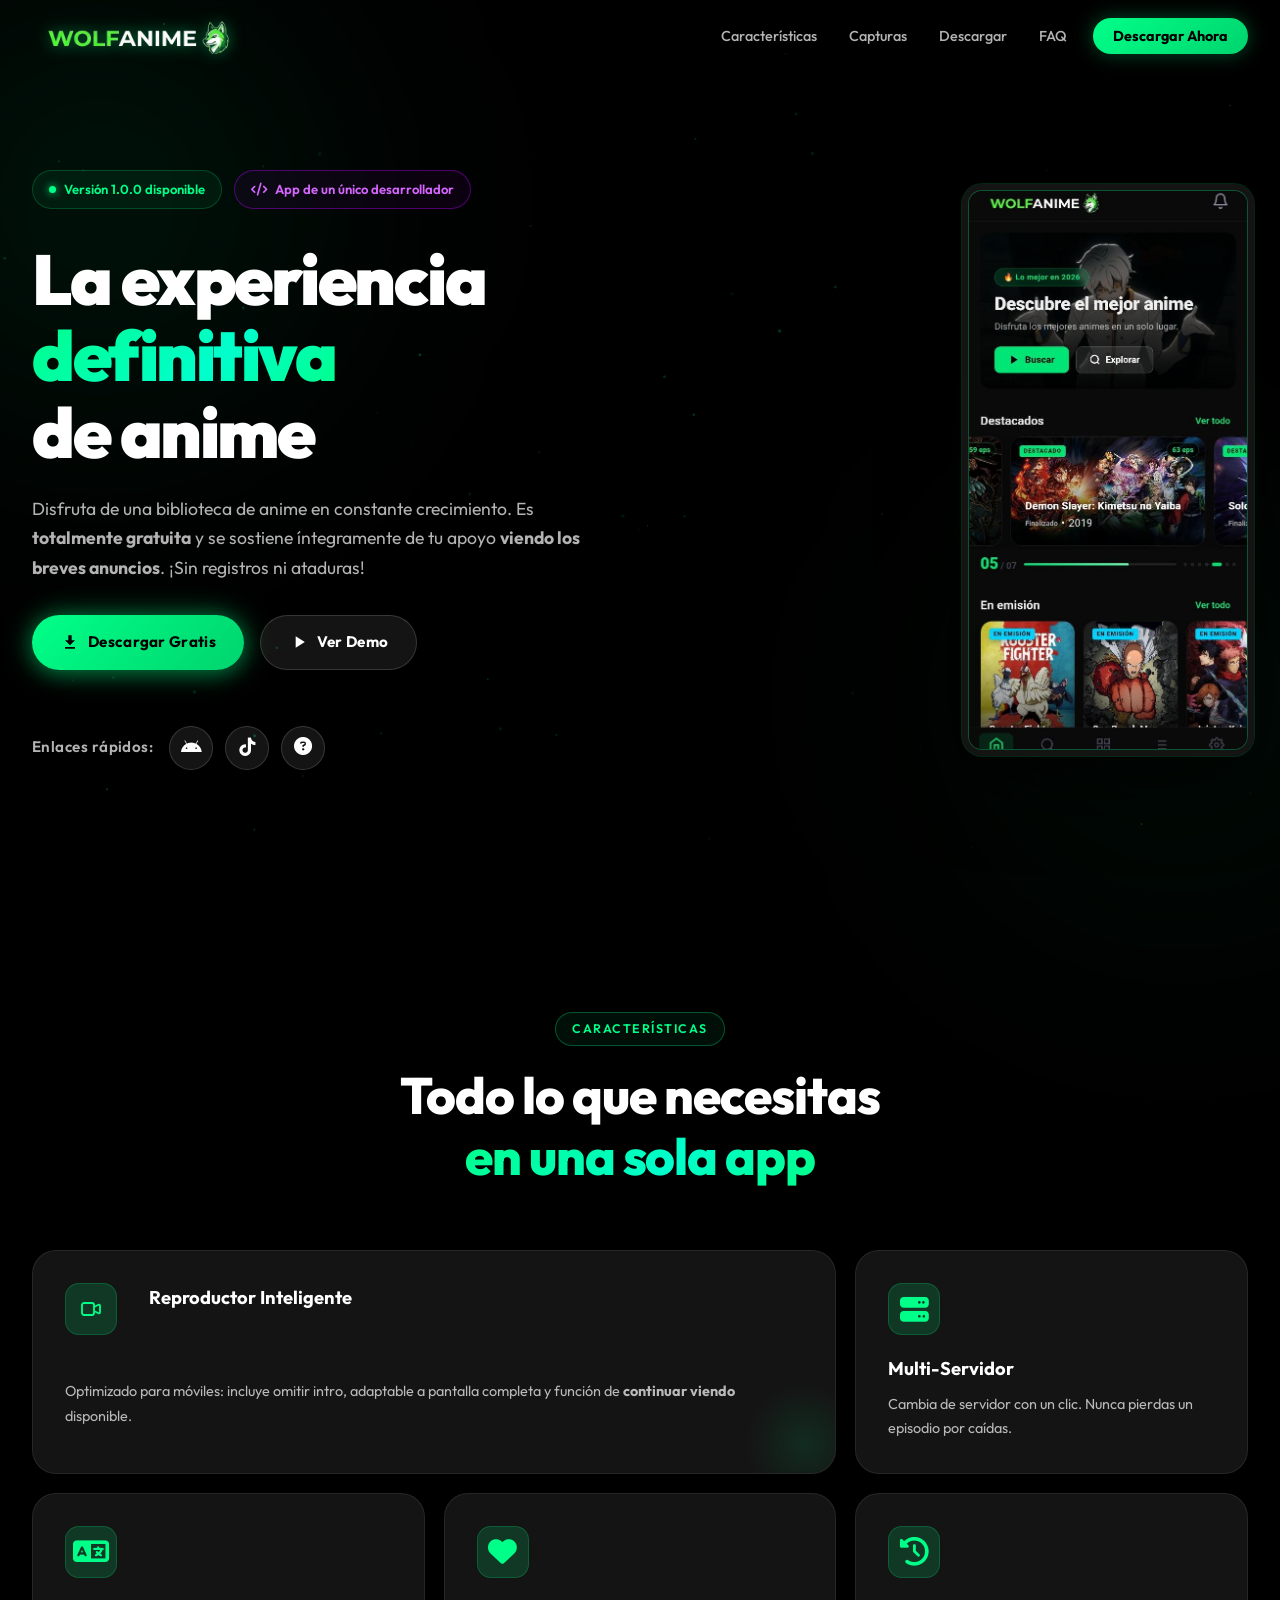
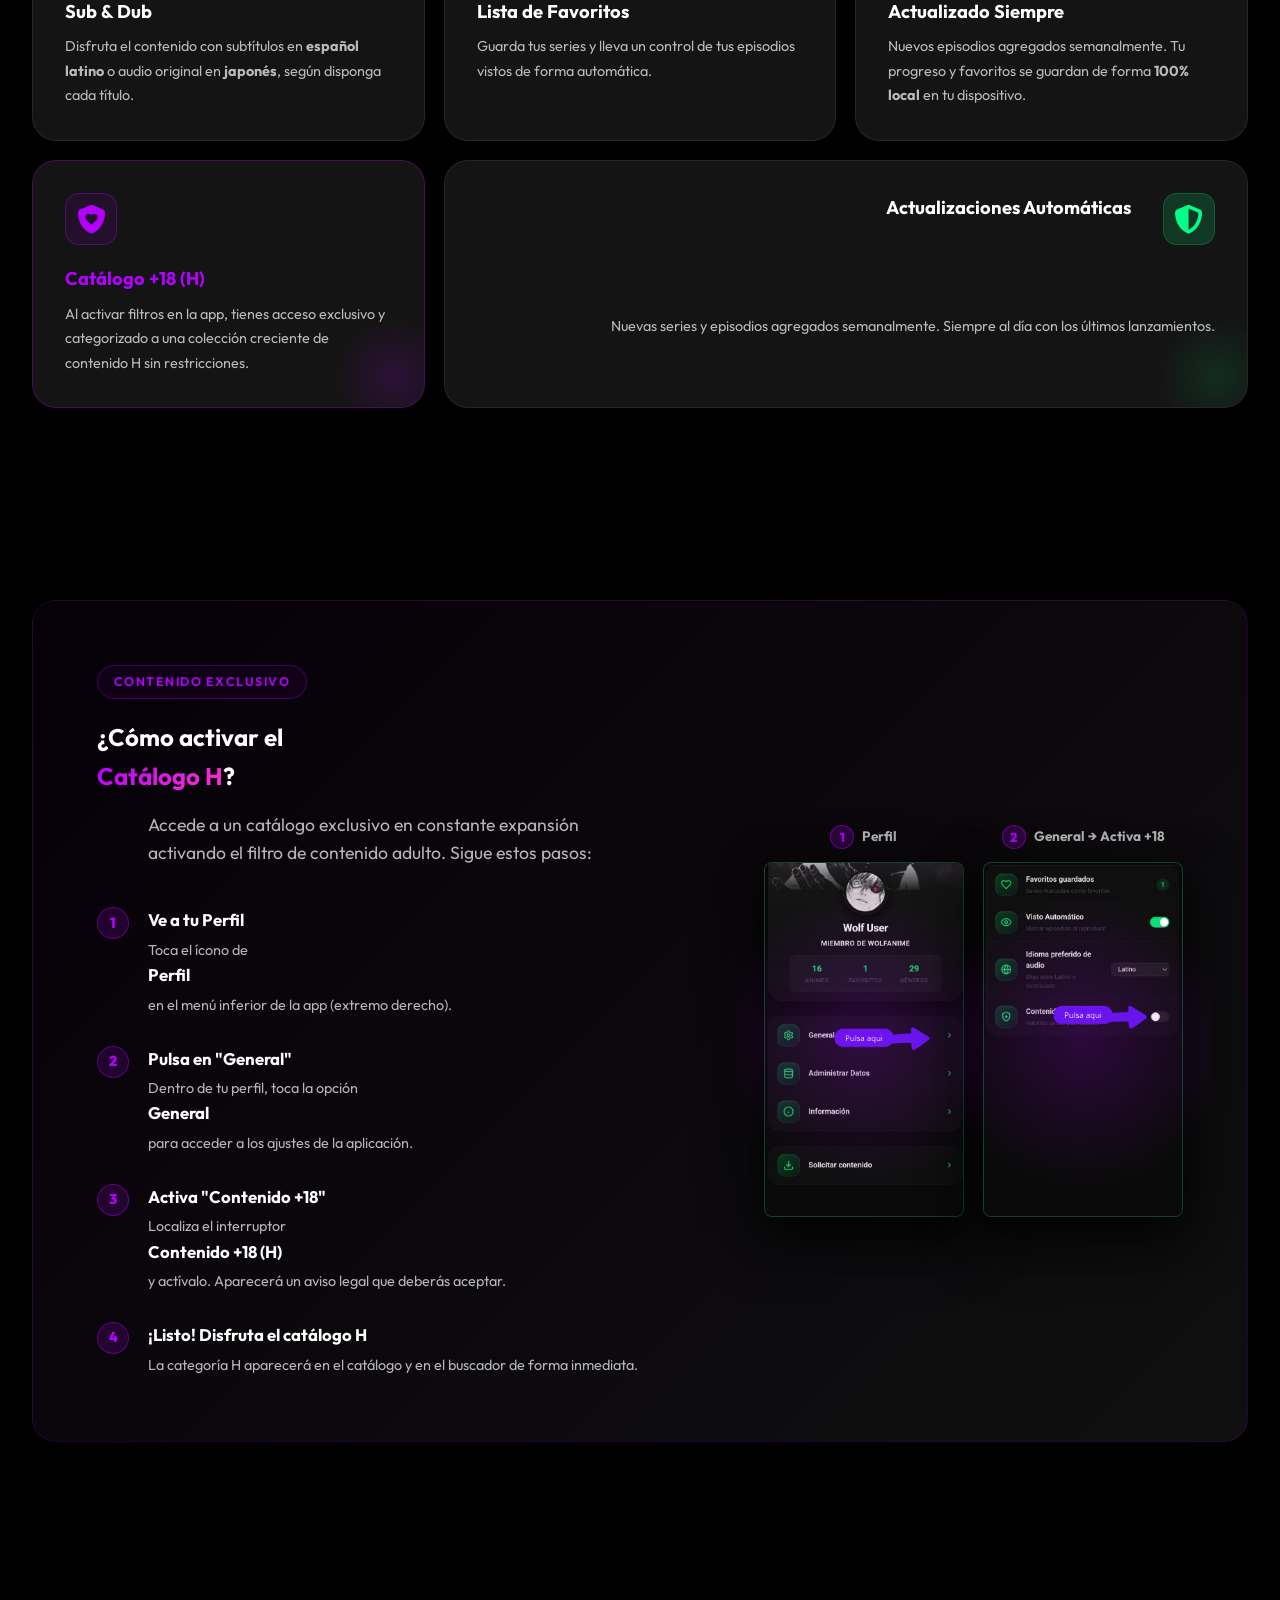
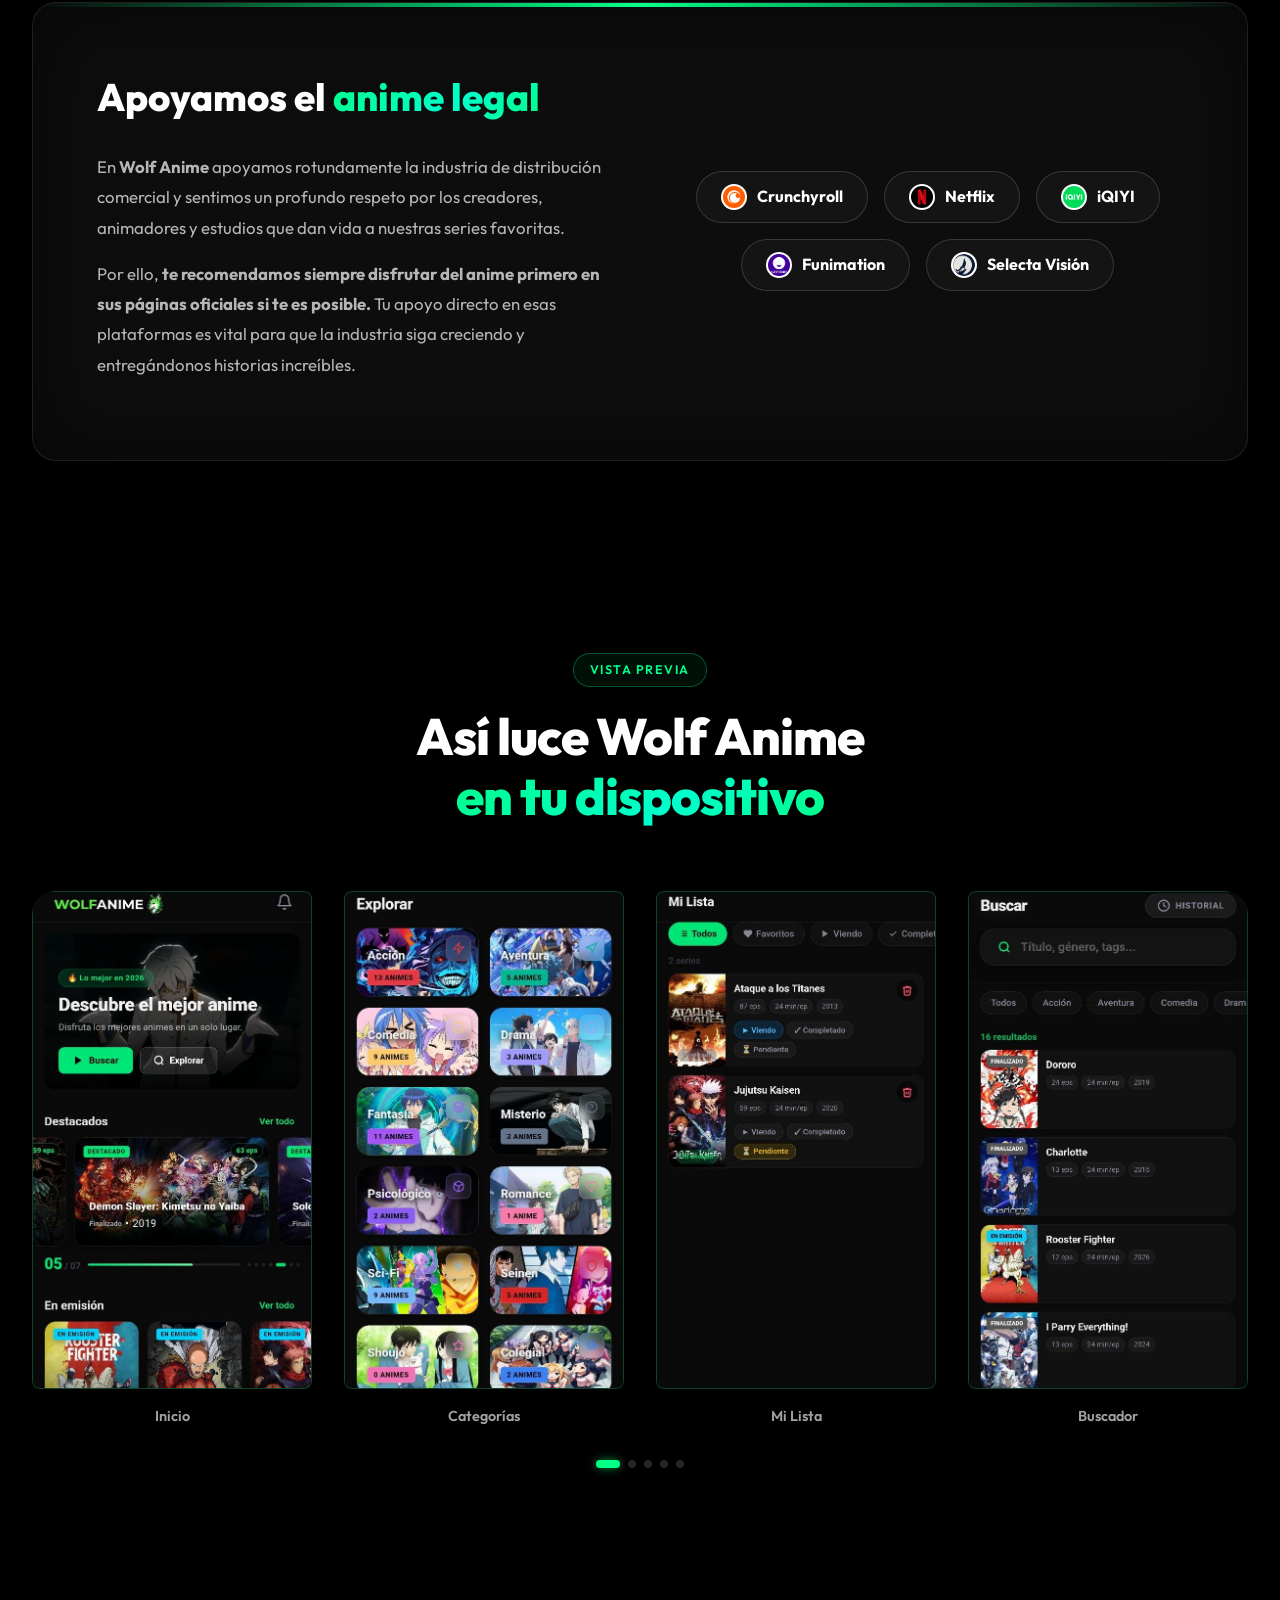
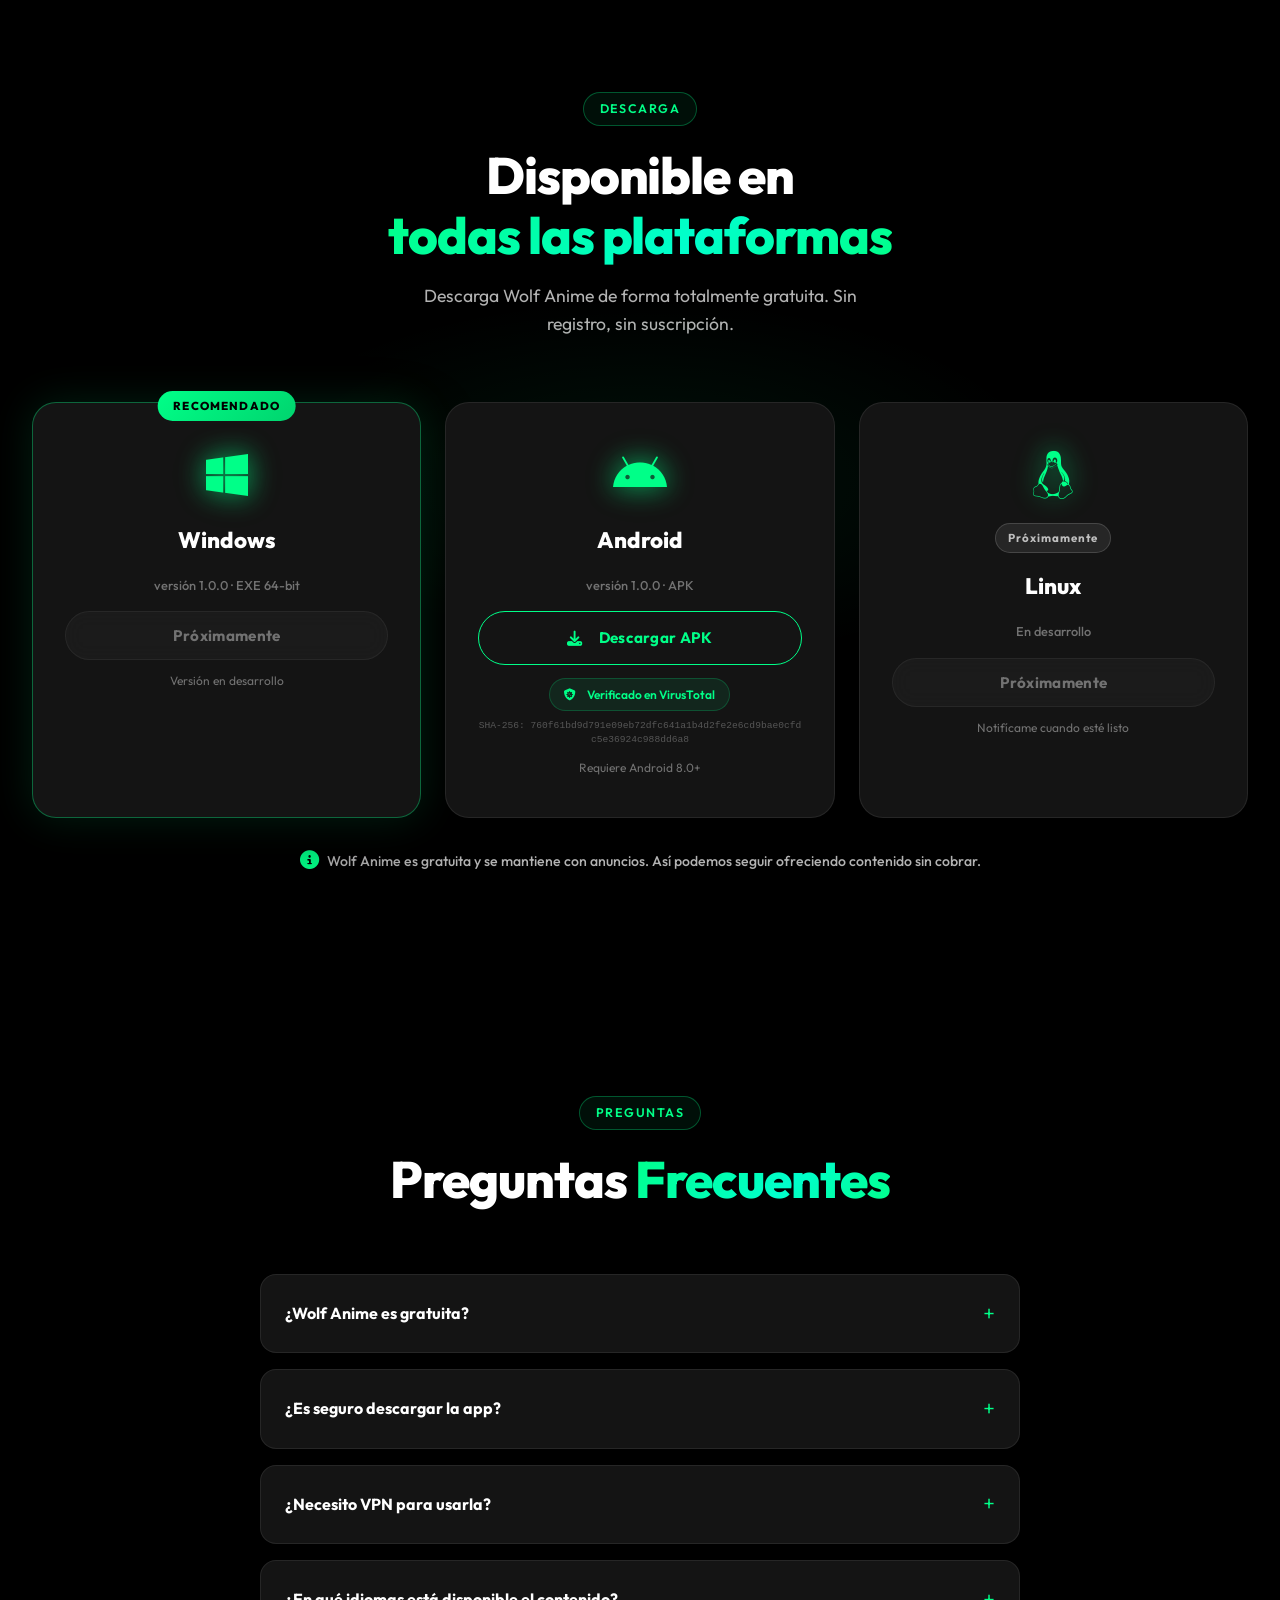
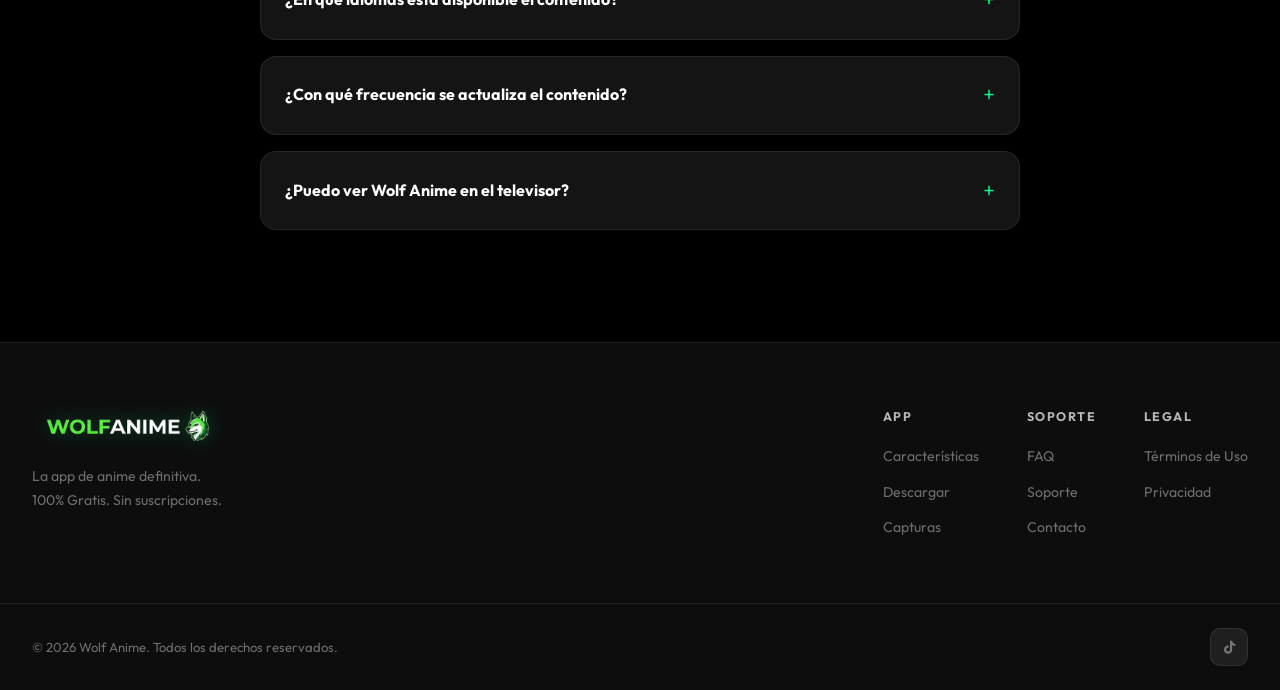
<file: index.html>
<!DOCTYPE html>
<html lang="es">

<head>
  <meta charset="UTF-8" />
  <meta name="viewport" content="width=device-width, initial-scale=1.0" />
  <link rel="icon" type="image/png" href="favicon.png" />
  <meta name="description"
    content="Wolf Anime — Tu app oficial para ver anime en HD. Descarga gratuita para Windows, Android y más. Amplia biblioteca, experiencia fluida y premium." />
  <meta name="theme-color" content="#000000" />
  <!-- Open Graph -->
  <meta property="og:title" content="Wolf Anime — La App de Anime Definitiva" />
  <meta property="og:description"
    content="Descarga Wolf Anime y disfruta un catálogo en constante expansión en HD con la mejor experiencia." />
  <meta property="og:type" content="website" />
  <title>Wolf Anime — Descarga la App</title>

  <!-- Google Fonts -->
  <link rel="preconnect" href="https://fonts.googleapis.com" />
  <link rel="preconnect" href="https://fonts.gstatic.com" crossorigin />
  <link href="https://fonts.googleapis.com/css2?family=Outfit:wght@300;400;500;600;700;800;900&display=swap"
    rel="stylesheet" />

  <link rel="stylesheet" href="styles.css" />
  <!-- Font Awesome -->
  <link rel="stylesheet" href="https://cdnjs.cloudflare.com/ajax/libs/font-awesome/6.4.0/css/all.min.css" />
</head>

<body>

  <!-- ===== PARTICLES BACKGROUND ===== -->
  <canvas id="particles-canvas"></canvas>

  <!-- ===== NAV ===== -->
  <nav class="nav" id="navbar">
    <div class="nav__inner">
      <a class="nav__logo" href="#hero" aria-label="Wolf Anime Home">
        <div class="logo-icon">
          <img src="logo.png" alt="Wolf Anime Logo" width="200" height="auto" />
        </div>
      </a>

      <div class="nav__hamburger" id="nav-toggle" aria-label="Abrir menú">
        <span></span>
        <span></span>
        <span></span>
      </div>

      <div class="nav__overlay" id="nav-overlay"></div>

      <ul class="nav__links" id="nav-menu">
        <li><a href="#features">Características</a></li>
        <li><a href="#screenshots">Capturas</a></li>
        <li><a href="#download">Descargar</a></li>
        <li><a href="#faq">FAQ</a></li>
        <li><a href="#download" class="nav__cta">Descargar Ahora</a></li>
      </ul>
    </div>
  </nav>

  <!-- ===== HERO ===== -->
  <section class="hero" id="hero">
    <div class="hero__glow hero__glow--left"></div>
    <div class="hero__glow hero__glow--right"></div>

    <div class="hero__content">
      <div class="hero__badges-wrap" style="display: flex; gap: 12px; margin-bottom: 2rem; flex-wrap: wrap; animation: fadeInDown .8s ease both;">
        <div class="hero__badge" style="margin-bottom: 0; animation: none;">
          <span class="badge__dot"></span>
          Versión 1.0.0 disponible
        </div>
        <div class="hero__badge" style="margin-bottom: 0; animation: none; border-color: rgba(179,0,255,0.4); color: #d666ff; background: rgba(179,0,255,0.06);">
          <i class="fa-solid fa-code"></i>
          App de un único desarrollador
        </div>
      </div>

      <h1 class="hero__title">
        La experiencia<br />
        <span class="gradient-text">definitiva</span><br />
        de anime
      </h1>

      <p class="hero__subtitle" data-animate>
        Disfruta de una biblioteca de anime en constante crecimiento. Es <strong>totalmente gratuita</strong> y se sostiene íntegramente de tu apoyo <strong>viendo los breves anuncios</strong>. ¡Sin registros ni ataduras!
      </p>



      <div class="hero__actions">
        <a href="#download" class="btn btn--primary" id="hero-cta">
          <svg width="20" height="20" viewBox="0 0 24 24" fill="currentColor" aria-hidden="true">
            <path d="M12 16l-6-6h4V4h4v6h4l-6 6zm-6 2h12v2H6v-2z" />
          </svg>
          Descargar Gratis
        </a>
        <a href="#screenshots" class="btn btn--ghost">
          <svg width="20" height="20" viewBox="0 0 24 24" fill="currentColor" aria-hidden="true">
            <path d="M8 5v14l11-7z" />
          </svg>
          Ver Demo
        </a>
      </div>

      <div class="hero__quick-links">
        <span class="quick-label">Enlaces rápidos:</span>
        <div class="quick-icons">
          <a href="#download" class="q-icon" title="Descarga Android APK"><i class="fa-brands fa-android"></i></a>
          <a href="https://www.tiktok.com/@WOLFANIMEOFICIAL" target="_blank" class="q-icon" title="Comunidad TikTok"><i
              class="fa-brands fa-tiktok"></i></a>
          <a href="javascript:void(0)" data-modal="modal-faq" class="q-icon" title="Preguntas Frecuentes"><i
              class="fa-solid fa-circle-question"></i></a>
        </div>
      </div>
    </div>

    <div class="hero__mockup">
      <div class="mockup-phone">
        <div class="mockup-phone__frame">
          <img src="cap/home.jpeg" alt="Pantalla de inicio de Wolf Anime" class="mockup-phone__real-img"
            loading="eager" />
        </div>
        <div class="mockup-phone__glow"></div>
      </div>
    </div>
  </section>

  <!-- ===== FEATURES ===== -->
  <section class="features" id="features">
    <div class="section-header">
      <span class="section-tag">Características</span>
      <h2>Todo lo que necesitas<br /><span class="gradient-text">en una sola app</span></h2>
    </div>

    <div class="features__grid">
      <div class="feature-card feature-card--large" data-animate>
        <div class="feature-card__icon">
          <svg viewBox="0 0 24 24" fill="none" xmlns="http://www.w3.org/2000/svg">
            <path
              d="M15 10l4.553-2.277A1 1 0 0121 8.649v6.702a1 1 0 01-1.447.894L15 14M3 8a2 2 0 012-2h8a2 2 0 012 2v8a2 2 0 01-2 2H5a2 2 0 01-2-2V8z"
              stroke="currentColor" stroke-width="1.8" stroke-linecap="round" stroke-linejoin="round" />
          </svg>
        </div>
        <h3>Reproductor Inteligente</h3>
        <p>Optimizado para móviles: incluye omitir intro, adaptable a pantalla completa y función de <strong>continuar
            viendo</strong> disponible.</p>
        <div class="feature-card__decoration"></div>
      </div>

      <div class="feature-card" data-animate>
        <div class="feature-card__icon">
          <i class="fa-solid fa-server"></i>
        </div>
        <h3>Multi-Servidor</h3>
        <p>Cambia de servidor con un clic. Nunca pierdas un episodio por caídas.</p>
      </div>

      <div class="feature-card" data-animate>
        <div class="feature-card__icon">
          <i class="fa-solid fa-language"></i>
        </div>
        <h3>Sub &amp; Dub</h3>
        <p>Disfruta el contenido con subtítulos en <strong>español latino</strong> o audio original en
          <strong>japonés</strong>, según disponga cada título.
        </p>
      </div>

      <div class="feature-card" data-animate>
        <div class="feature-card__icon">
          <i class="fa-solid fa-heart"></i>
        </div>
        <h3>Lista de Favoritos</h3>
        <p>Guarda tus series y lleva un control de tus episodios vistos de forma automática.</p>
      </div>

      <div class="feature-card" data-animate>
        <div class="feature-card__icon">
          <i class="fa-solid fa-clock-rotate-left"></i>
        </div>
        <h3>Actualizado Siempre</h3>
        <p>Nuevos episodios agregados semanalmente. Tu progreso y favoritos se guardan de forma <strong>100%
            local</strong> en tu dispositivo.</p>
      </div>

      <div class="feature-card feature-card--h glow-pulse" data-animate>
        <div class="feature-card__icon">
          <i class="fa-solid fa-shield-heart" style="color: var(--purple-glow);"></i>
        </div>
        <h3>Catálogo +18 (H)</h3>
        <p>Al activar filtros en la app, tienes acceso exclusivo y categorizado a una colección creciente de contenido H
          sin
          restricciones.</p>
        <div class="feature-card__decoration"></div>
      </div>

      <div class="feature-card feature-card--large feature-card--right" data-animate>
        <div class="feature-card__icon">
          <i class="fa-solid fa-shield-halved"></i>
        </div>
        <h3>Actualizaciones Automáticas</h3>
        <p>Nuevas series y episodios agregados semanalmente. Siempre al día con los últimos
          lanzamientos.</p>
        <div class="feature-card__decoration"></div>
      </div>
    </div>
  </section>

  <!-- ===== GUIDE H ===== -->
  <section class="guide-h" id="guide-h">
    <div class="guide-h__inner">
      <div class="guide-h__content" data-animate>
        <span class="section-tag section-tag--purple">Contenido Exclusivo</span>
        <h2>¿Cómo activar el<br /><span class="gradient-text-purple">Catálogo H</span>?</h2>
        <p class="section-desc">Accede a un catálogo exclusivo en constante expansión activando el filtro de contenido
          adulto. Sigue estos pasos:</p>

        <ul class="guide-h__steps">
          <li>
            <div class="step-num">1</div>
            <div>
              <strong>Ve a tu Perfil</strong>
              <p>Toca el ícono de <strong>Perfil</strong> en el menú inferior de la app (extremo derecho).</p>
            </div>
          </li>
          <li>
            <div class="step-num">2</div>
            <div>
              <strong>Pulsa en "General"</strong>
              <p>Dentro de tu perfil, toca la opción <strong>General</strong> para acceder a los ajustes de la aplicación.</p>
            </div>
          </li>
          <li>
            <div class="step-num">3</div>
            <div>
              <strong>Activa "Contenido +18"</strong>
              <p>Localiza el interruptor <strong>Contenido +18 (H)</strong> y actívalo. Aparecerá un aviso legal que deberás aceptar.</p>
            </div>
          </li>
          <li>
            <div class="step-num">4</div>
            <div>
              <strong>¡Listo! Disfruta el catálogo H</strong>
              <p>La categoría H aparecerá en el catálogo y en el buscador de forma inmediata.</p>
            </div>
          </li>
        </ul>
      </div>

      <div class="guide-h__images" data-animate>

        <!-- Paso 1: Perfil -->
        <div class="guide-h__step-mockup">
          <div class="guide-h__step-label">
            <span class="step-badge">1</span> Perfil
          </div>
          <div class="guide-h__mockup">
            <div class="screenshot-frame screenshot-frame--photo">
              <img src="cap/profile.jpeg" alt="Pantalla de Perfil Wolf Anime" />
            </div>
            <div class="guide-h__glow"></div>
          </div>
        </div>

        <!-- Separador -->

        <!-- Paso 2: General con switch +18 -->
        <div class="guide-h__step-mockup">
          <div class="guide-h__step-label">
            <span class="step-badge">2</span> General → Activa +18
          </div>
          <div class="guide-h__mockup">
            <div class="screenshot-frame screenshot-frame--photo">
              <img src="cap/profile2.jpeg" alt="Ajustes General — Contenido +18" />
            </div>
            <div class="guide-h__glow"></div>
          </div>
        </div>

      </div>
    </div>
  </section>

  <!-- ===== LEGAL ANIME ===== -->
  <section class="legal-anime" id="legal" data-animate>
    <div class="legal-anime__inner">
      <div class="legal-anime__content">
        <h2>Apoyamos el <span class="gradient-text">anime legal</span></h2>
        <p>En <strong>Wolf Anime</strong> apoyamos rotundamente la industria de distribución comercial y sentimos un
          profundo respeto por los creadores, animadores y estudios que dan vida a nuestras series favoritas.</p>
        <p>Por ello, <strong>te recomendamos siempre disfrutar del anime primero en sus páginas oficiales si te es
            posible.</strong> Tu apoyo directo en esas plataformas es vital para que la industria siga creciendo y
          entregándonos historias increíbles.</p>
      </div>
      <div class="legal-anime__brands" data-animate>
        <div class="brand-pill"><img src="assets/crunchyroll.png" alt="Crunchyroll" class="brand-logo" /> Crunchyroll
        </div>
        <div class="brand-pill"><img src="assets/netflix.png" alt="Netflix" class="brand-logo" /> Netflix</div>
        <div class="brand-pill"><img src="assets/IQ.png" alt="iQIYI" class="brand-logo" /> iQIYI</div>
        <div class="brand-pill"><img src="assets/funimation.png" alt="Funimation" class="brand-logo" /> Funimation</div>
        <div class="brand-pill"><img src="assets/selecta-vision.png" alt="Selecta Visión" class="brand-logo" /> Selecta
          Visión</div>
      </div>
    </div>
  </section>



  <!-- ===== SCREENSHOTS ===== -->
  <section class="screenshots" id="screenshots">
    <div class="section-header">
      <span class="section-tag">Vista Previa</span>
      <h2>Así luce Wolf Anime<br /><span class="gradient-text">en tu dispositivo</span></h2>
    </div>

    <div class="screenshots__track-wrapper">
      <div class="screenshots__track" id="screenshots-track">

        <!-- Screen 1: Inicio -->
        <div class="screenshot-item">
          <div class="screenshot-frame screenshot-frame--photo">
            <img src="cap/home.jpeg" alt="Pantalla de inicio de Wolf Anime" loading="lazy" />
          </div>
          <p class="screenshot-item__label">Inicio</p>
        </div>

        <!-- Screen 2: Categorías -->
        <div class="screenshot-item">
          <div class="screenshot-frame screenshot-frame--photo">
            <img src="cap/categoria.jpeg" alt="Categorías de Wolf Anime" loading="lazy" />
          </div>
          <p class="screenshot-item__label">Categorías</p>
        </div>

        <!-- Screen 3: Mi Lista -->
        <div class="screenshot-item">
          <div class="screenshot-frame screenshot-frame--photo">
            <img src="cap/mi lista.jpeg" alt="Mi lista en Wolf Anime" loading="lazy" />
          </div>
          <p class="screenshot-item__label">Mi Lista</p>
        </div>

        <!-- Screen 4: Buscador -->
        <div class="screenshot-item">
          <div class="screenshot-frame screenshot-frame--photo">
            <img src="cap/buscador.jpeg" alt="Buscador de Wolf Anime" loading="lazy" />
          </div>
          <p class="screenshot-item__label">Buscador</p>
        </div>

        <!-- Screen 5: Reproductor -->
        <div class="screenshot-item">
          <div class="screenshot-frame screenshot-frame--photo">
            <img src="cap/player.jpeg" alt="Reproductor de Wolf Anime" loading="lazy" />
          </div>
          <p class="screenshot-item__label">Reproductor</p>
        </div>

      </div>
    </div>

    <div class="screenshots__dots" id="ss-dots">
      <button class="ss-dot active" data-idx="0" aria-label="Inicio"></button>
      <button class="ss-dot" data-idx="1" aria-label="Categorías"></button>
      <button class="ss-dot" data-idx="2" aria-label="Mi Lista"></button>
      <button class="ss-dot" data-idx="3" aria-label="Buscador"></button>
      <button class="ss-dot" data-idx="4" aria-label="Reproductor"></button>
    </div>
  </section>

  <!-- ===== DOWNLOAD ===== -->
  <section class="download" id="download">
    <div class="download__glow"></div>
    <div class="section-header">
      <span class="section-tag">Descarga</span>
      <h2>Disponible en<br /><span class="gradient-text">todas las plataformas</span></h2>
      <p class="section-desc">Descarga Wolf Anime de forma totalmente gratuita. Sin registro, sin suscripción.</p>
    </div>

    <div class="download__cards">
      <div class="download-card download-card--featured" data-animate id="dl-windows">
        <div class="download-card__badge">Recomendado</div>
        <div class="download-card__icon">
          <i class="fa-brands fa-windows"></i>
        </div>
        <h3>Windows</h3>
        <span class="download-card__version">versión 1.0.0 · EXE 64-bit</span>
        <button class="btn btn--ghost btn--full" disabled id="btn-windows">
          Próximamente
        </button>
        <p class="download-card__req">Versión en desarrollo</p>
      </div>

      <div class="download-card" data-animate id="dl-android">
        <div class="download-card__icon">
          <i class="fa-brands fa-android"></i>
        </div>
        <h3>Android</h3>
        <span class="download-card__version">versión 1.0.0 · APK</span>
        <a href="https://github.com/wolf-anime/wolf-anime.github.io/releases/download/1.0.0/Wolf.Anime.V1.0.0.apk"
          class="btn btn--outline btn--full" id="btn-android">
          <i class="fa-solid fa-download" style="margin-right: 8px;"></i>
          Descargar APK
        </a>
        <a href="https://www.virustotal.com/gui/file/760f61bd9d791e09eb72dfc641a1b4d2fe2e6cd9bae0cfdc5e36924c988dd6a8?nocache=1"
          target="_blank" rel="noopener noreferrer" class="btn-vt">
          <i class="fa-solid fa-shield-virus" style="margin-right: 5px;"></i>
          Verificado en VirusTotal
        </a>
        <div class="download-card__hash" title="SHA-256 Hash">SHA-256:
          760f61bd9d791e09eb72dfc641a1b4d2fe2e6cd9bae0cfdc5e36924c988dd6a8</div>
        <p class="download-card__req">Requiere Android 8.0+</p>
      </div>

      <div class="download-card download-card--soon" data-animate>
        <div class="download-card__icon">
          <i class="fa-brands fa-linux"></i>
        </div>
        <div class="soon-badge">Próximamente</div>
        <h3>Linux</h3>
        <span class="download-card__version">En desarrollo</span>
        <button class="btn btn--ghost btn--full" disabled>Próximamente</button>
        <p class="download-card__req">Notifícame cuando esté listo</p>
      </div>
    </div>

    <div class="download__note">
      <i class="fa-solid fa-circle-info" style="color: var(--green); font-size: 1.2rem;"></i>
      Wolf Anime es gratuita y se mantiene con anuncios. Así podemos seguir ofreciendo contenido sin cobrar.
    </div>
  </section>

  <!-- ===== FAQ ===== -->
  <section class="faq" id="faq">
    <div class="section-header">
      <span class="section-tag">Preguntas</span>
      <h2>Preguntas <span class="gradient-text">Frecuentes</span></h2>
    </div>

    <div class="faq__list">
      <details class="faq-item" id="faq-1">
        <summary>¿Wolf Anime es gratuita?</summary>
        <p>Sí, Wolf Anime es 100% gratuita. Se sostiene con anuncios breves que nos permiten mantener el servicio y
          seguir agregando contenido sin cobrar ninguna suscripción.</p>
      </details>
      <details class="faq-item" id="faq-2">
        <summary>¿Es seguro descargar la app?</summary>
        <p>Absolutamente. La aplicación no contiene malware, spyware ni ningún tipo de software dañino. Descarga directa
          y limpia.</p>
      </details>
      <details class="faq-item" id="faq-3">
        <summary>¿Necesito VPN para usarla?</summary>
        <p>No es necesaria ninguna VPN. Wolf Anime funciona directamente sin restricciones geográficas adicionales.</p>
      </details>
      <details class="faq-item" id="faq-4">
        <summary>¿En qué idiomas está disponible el contenido?</summary>
        <p>Wolf Anime ofrece contenido con audio original en <strong>japonés</strong> con subtítulos en <strong>español
            latino</strong>, así como audio doblado en español latino para los títulos que lo soporten.</p>
      </details>
      <details class="faq-item" id="faq-5">
        <summary>¿Con qué frecuencia se actualiza el contenido?</summary>
        <p>Los nuevos episodios se agregan semanalmente en cuanto están disponibles, manteniendo el catálogo siempre
          actualizado.</p>
      </details>
      <details class="faq-item" id="faq-6">
        <summary>¿Puedo ver Wolf Anime en el televisor?</summary>
        <p>Sí. Puedes transmitir el contenido directamente a tu TV usando <strong>WebVideoCaster</strong>: abre la app,
          selecciona el video que quieres ver en Wolf Anime y emítelo a tu televisor compatible con Chromecast, Smart TV
          o cualquier dispositivo DLNA. Sin necesidad de instalación adicional en la TV.</p>
      </details>
    </div>
  </section>

  <!-- ===== FOOTER ===== -->
  <footer class="footer">
    <div class="footer__inner">
      <div class="footer__brand">
        <div class="logo-icon logo-icon--footer">
          <img src="logo.png" alt="Wolf Anime Logo" width="180" height="auto" />
        </div>
        <p>La app de anime definitiva.<br />100% Gratis. Sin suscripciones.</p>
      </div>

      <div class="footer__links">
        <div class="footer__col">
          <h4>App</h4>
          <ul>
            <li><a href="#features">Características</a></li>
            <li><a href="#download">Descargar</a></li>
            <li><a href="#screenshots">Capturas</a></li>
          </ul>
        </div>
        <div class="footer__col">
          <h4>Soporte</h4>
          <ul>
            <li><a href="javascript:void(0)" data-modal="modal-faq">FAQ</a></li>
            <li><a href="javascript:void(0)" data-modal="modal-support">Soporte</a></li>
            <li><a href="javascript:void(0)" data-modal="modal-support">Contacto</a></li>
          </ul>
        </div>
        <div class="footer__col">
          <h4>Legal</h4>
          <ul>
            <li><a href="javascript:void(0)" data-modal="modal-terms">Términos de Uso</a></li>
            <li><a href="javascript:void(0)" data-modal="modal-privacy">Privacidad</a></li>
          </ul>
        </div>
      </div>
    </div>

    <div class="footer__bottom">
      <span>&copy; 2026 Wolf Anime. Todos los derechos reservados.</span>
      <div class="footer__socials">
        <a href="https://www.tiktok.com/@WOLFANIMEOFICIAL" target="_blank" aria-label="TikTok" class="social-link">
          <i class="fa-brands fa-tiktok"></i>
        </a>
      </div>
    </div>
  </footer>

  <!-- ===== MODALS ===== -->
  <div class="modal-overlay" id="modal-overlay">
    <div class="modal" id="modal-faq">
      <button class="modal__close"><i class="fa-solid fa-xmark"></i></button>
      <div class="modal__content">
        <div class="modal__logo">
          <img src="logo.png" alt="Wolf Anime" />
        </div>
        <h3>Preguntas Frecuentes</h3>
        <div class="faq__list">
          <details class="faq-item">
            <summary>¿Cómo instalo la aplicación en Android?</summary>
            <p>Descarga el archivo APK desde nuestra web oficial. Asegúrate de habilitar la instalación de "Fuentes
              desconocidas" en los ajustes de seguridad de tu dispositivo Android 7.0 o superior.</p>
          </details>
          <details class="faq-item">
            <summary>¿Es segura la descarga?</summary>
            <p>Sí. Cada versión de Wolf Anime es analizada minuciosamente por VirusTotal. Puedes ver el reporte oficial
              y
              el hash SHA-256 directamente en la sección de descargas.</p>
          </details>
          <details class="faq-item">
            <summary>¿La aplicación es realmente gratuita?</summary>
            <p>Wolf Anime es 100% gratuita. No existen suscripciones premium. Nos sostenemos gracias a anuncios breves
              para cubrir los costos de los servidores.</p>
          </details>
          <details class="faq-item">
            <summary>¿Por qué todo es local y no hay cuentas?</summary>
            <p>Para proteger tu privacidad al máximo. Tus favoritos y progreso se guardan solo en tu dispositivo. No
              recolectamos información personal ni correos electrónicos.</p>
          </details>
        </div>
      </div>
    </div>

    <div class="modal" id="modal-support">
      <button class="modal__close"><i class="fa-solid fa-xmark"></i></button>
      <div class="modal__content">
        <div class="modal__logo">
          <img src="logo.png" alt="Wolf Anime" />
        </div>
        <h3>Ayuda y Soporte</h3>
        <p>¿Tienes dudas o algún problema? Puedes especificar cualquier <strong>error de reproducción</strong> a través
          de nuestra App o redes sociales.</p>
        <div class="support-grid" style="grid-template-columns: 1fr;">
          <div class="support-card support-card--tiktok">
            <strong>TikTok Oficial</strong>
            <p>Reporta fallos, errores de reproducción y recibe noticias en video.</p>
            <a href="https://www.tiktok.com/@WOLFANIMEOFICIAL" target="_blank" class="btn btn--small">
              <i class="fa-brands fa-tiktok"></i> Ir a TikTok
            </a>
          </div>
        </div>
      </div>
    </div>

    <div class="modal" id="modal-terms">
      <button class="modal__close"><i class="fa-solid fa-xmark"></i></button>
      <div class="modal__content">
        <div class="modal__logo">
          <img src="logo.png" alt="Wolf Anime" />
        </div>
        <h3>Términos de Uso</h3>
        <div class="legal-text">
          <p>Al descargar Wolf Anime, aceptas que nuestra aplicación es un agregador de contenido de terceros. No
            alojamos ningún tipo de video en nuestros servidores.</p>
          <p>Wolf Anime es para uso estrictamente personal. El usuario es responsable del uso que se le dé a la
            información y enlaces proporcionados.</p>
          <p>Nos reservamos el derecho de actualizar la aplicación y estos términos sin previo aviso.</p>
        </div>
      </div>
    </div>

    <div class="modal" id="modal-privacy">
      <button class="modal__close"><i class="fa-solid fa-xmark"></i></button>
      <div class="modal__content">
        <div class="modal__logo">
          <img src="logo.png" alt="Wolf Anime" />
        </div>
        <h3>Política de Privacidad</h3>
        <div class="legal-text">
          <p>Tu privacidad es nuestra prioridad absoluta. <strong>Wolf Anime no recolecta, almacena ni comparte</strong>
            ningún dato personal de sus usuarios.</p>
          <ul>
            <li>No pedimos registro ni correos electrónicos.</li>
            <li>No accedemos a tu ubicación ni contactos.</li>
            <li>El progreso de tus series y favoritos se guarda exclusivamente en el almacenamiento local de tu
              dispositivo.</li>
          </ul>
          <p>Si eliminas la aplicación o borras sus datos, tu historial se perderá permanentemente ya que no conservamos
            respaldos en la nube.</p>
        </div>
      </div>
    </div>
  </div>

  <script src="app.js"></script>
</body>

</html>
</file>
<file: styles.css>
/* ============================================================
   WOLF ANIME — styles.css
   Black × Premium Green Design System
   ============================================================ */

/* ===== CSS VARIABLES ===== */
:root {
  --green: #00ff88;
  --green-dim: #00d46e;
  --green-dark: #00802f;
  --green-glow: rgba(0, 255, 136, 0.15);
  --green-glow-strong: rgba(0, 255, 136, 0.35);
  --black: #000000;
  --black-1: #080808;
  --black-2: #0d0d0d;
  --black-3: #141414;
  --black-4: #1a1a1a;
  --black-5: #222222;
  --white: #ffffff;
  --white-70: rgba(255,255,255,0.7);
  --white-40: rgba(255,255,255,0.4);
  --white-15: rgba(255,255,255,0.15);
  --white-08: rgba(255,255,255,0.08);

  --font: 'Outfit', system-ui, -apple-system, sans-serif;
  --nav-height: 72px;
  --radius: 16px;
  --radius-sm: 10px;
  --radius-lg: 24px;
  --shadow-green: 0 0 40px rgba(0,255,136,.18), 0 0 80px rgba(0,255,136,.08);
  --transition: 0.28s cubic-bezier(0.4, 0, 0.2, 1);
}

/* ===== RESET & BASE ===== */
*, *::before, *::after { box-sizing: border-box; margin: 0; padding: 0; }

html {
  scroll-behavior: smooth;
  font-size: 16px;
  -webkit-font-smoothing: antialiased;
}

body {
  background-color: var(--black);
  color: var(--white);
  font-family: var(--font);
  overflow-x: hidden;
  line-height: 1.6;
}

a { color: inherit; text-decoration: none; }
ul { list-style: none; }
img, svg { display: block; }
button { cursor: pointer; border: none; background: none; font-family: inherit; }

/* ===== PARTICLES CANVAS ===== */
#particles-canvas {
  position: fixed;
  top: 0; left: 0;
  width: 100%; height: 100%;
  pointer-events: none;
  z-index: 0;
  opacity: 0.4;
}

/* ===== TYPOGRAPHY HELPERS ===== */
.gradient-text {
  background: linear-gradient(135deg, var(--green) 0%, #00ffcc 60%, var(--green) 100%);
  -webkit-background-clip: text;
  background-clip: text;
  -webkit-text-fill-color: transparent;
}

.section-tag {
  display: inline-block;
  padding: 6px 16px;
  border: 1px solid rgba(0,255,136,.3);
  border-radius: 100px;
  font-size: 0.78rem;
  font-weight: 600;
  letter-spacing: .12em;
  text-transform: uppercase;
  color: var(--green);
  background: rgba(0,255,136,.06);
  margin-bottom: 1.2rem;
}

.section-header {
  text-align: center;
  margin-bottom: 4rem;
}

.section-header h2 {
  font-size: clamp(2rem, 5vw, 3.2rem);
  font-weight: 800;
  line-height: 1.18;
  letter-spacing: -0.02em;
}

.section-desc {
  margin-top: 1rem;
  color: var(--white-70);
  font-size: 1.1rem;
  max-width: 500px;
  margin-inline: auto;
}

/* ===== BUTTONS ===== */
.btn {
  display: inline-flex;
  align-items: center;
  gap: 8px;
  padding: 14px 28px;
  border-radius: 100px;
  font-size: 0.95rem;
  font-weight: 700;
  letter-spacing: 0.02em;
  transition: var(--transition);
  white-space: nowrap;
  position: relative;
  overflow: hidden;
}

.btn::before {
  content: '';
  position: absolute;
  inset: 0;
  opacity: 0;
  transition: opacity var(--transition);
  background: radial-gradient(circle at center, rgba(255,255,255,0.12), transparent 70%);
}
.btn:hover::before { opacity: 1; }

.btn--primary {
  background: linear-gradient(135deg, var(--green) 0%, var(--green-dim) 100%);
  color: #000;
  box-shadow: 0 0 30px rgba(0,255,136,.4), 0 4px 20px rgba(0,255,136,.25);
}
.btn--primary:hover {
  transform: translateY(-2px);
  box-shadow: 0 0 50px rgba(0,255,136,.6), 0 8px 30px rgba(0,255,136,.35);
}

.btn--ghost {
  background: var(--white-08);
  color: var(--white);
  border: 1px solid var(--white-15);
  backdrop-filter: blur(10px);
}
.btn--ghost:hover {
  background: var(--white-15);
  border-color: var(--white-40);
  transform: translateY(-2px);
}

.btn--ghost:disabled {
  opacity: 0.4;
  cursor: not-allowed;
  transform: none;
}

.btn--outline {
  background: transparent;
  color: var(--green);
  border: 1.5px solid var(--green);
}
.btn--outline:hover {
  background: var(--green-glow);
  box-shadow: 0 0 20px rgba(0,255,136,.2);
  transform: translateY(-2px);
}

.btn--full { width: 100%; justify-content: center; }

/* ===== NAV ===== */
.nav {
  position: fixed;
  top: 0; left: 0; right: 0;
  z-index: 1000;
  height: var(--nav-height);
  transition: background var(--transition), backdrop-filter var(--transition), border-color var(--transition);
  border-bottom: 1px solid transparent;
}

.nav.scrolled {
  background: rgba(0,0,0,.85);
  backdrop-filter: blur(20px);
  border-color: var(--white-08);
}

.nav__inner {
  max-width: 1280px;
  margin: 0 auto;
  padding: 0 2rem;
  height: 100%;
  display: flex;
  align-items: center;
  justify-content: space-between;
  gap: 2rem;
}

.nav__logo {
  display: flex;
  align-items: center;
  gap: 10px;
  flex-shrink: 0;
}

.logo-icon {
  display: flex;
  align-items: center;
  filter: drop-shadow(0 0 8px rgba(0,255,136,.5));
}
.logo-icon--footer {
  display: flex;
  align-items: center;
  filter: drop-shadow(0 0 10px rgba(0,255,136,.3));
  margin-bottom: 0.5rem;
}

.logo-text {
  font-size: 1.1rem;
  font-weight: 900;
  letter-spacing: .08em;
  line-height: 1;
}

.logo-text em {
  font-style: normal;
  color: var(--green);
}

.logo-text--footer {
  font-size: 1rem;
}

.nav__links {
  display: flex;
  align-items: center;
  gap: 0.25rem;
}

.nav__links li a {
  padding: 8px 14px;
  border-radius: 8px;
  font-size: 0.9rem;
  font-weight: 500;
  color: var(--white-70);
  transition: color var(--transition), background var(--transition);
}

.nav__links li a:hover {
  color: var(--white);
  background: var(--white-08);
}

.nav__cta {
  margin-left: 0.5rem;
  padding: 9px 20px !important;
  background: linear-gradient(135deg, var(--green) 0%, var(--green-dim) 100%) !important;
  color: #000 !important;
  font-weight: 700 !important;
  border-radius: 100px !important;
  box-shadow: 0 0 20px rgba(0,255,136,.3);
}
.nav__cta:hover {
  box-shadow: 0 0 35px rgba(0,255,136,.5) !important;
  transform: translateY(-1px);
}

.nav__hamburger {
  display: none;
  flex-direction: column;
  gap: 5px;
  padding: 8px;
  border-radius: 8px;
  transition: background var(--transition);
}
.nav__hamburger:hover { background: var(--white-08); }
.nav__hamburger span {
  display: block;
  width: 22px;
  height: 2px;
  background: var(--white);
  border-radius: 2px;
  transition: transform var(--transition), opacity var(--transition);
}

/* ===== HERO ===== */
.hero {
  min-height: 100vh;
  display: flex;
  align-items: center;
  justify-content: space-between;
  gap: 4rem;
  max-width: 1280px;
  margin: 0 auto;
  padding: calc(var(--nav-height) + 2rem) 2rem 4rem;
  position: relative;
  z-index: 1;
}

.hero__glow {
  position: absolute;
  width: 600px;
  height: 600px;
  border-radius: 50%;
  filter: blur(120px);
  pointer-events: none;
  z-index: 0;
}
.hero__glow--left {
  background: radial-gradient(circle, rgba(0,255,136,0.12) 0%, transparent 70%);
  top: -100px; left: -200px;
}
.hero__glow--right {
  background: radial-gradient(circle, rgba(0,255,136,0.08) 0%, transparent 70%);
  bottom: -100px; right: -200px;
}

.hero__content {
  position: relative;
  z-index: 2;
  max-width: 560px;
  flex-shrink: 0;
}

.hero__badge {
  display: inline-flex;
  align-items: center;
  gap: 8px;
  padding: 8px 16px;
  background: rgba(0,255,136,.06);
  border: 1px solid rgba(0,255,136,.2);
  border-radius: 100px;
  font-size: 0.82rem;
  font-weight: 600;
  color: var(--green);
  margin-bottom: 1.8rem;
  animation: fadeInDown .8s ease both;
}

.badge__dot {
  width: 7px;
  height: 7px;
  background: var(--green);
  border-radius: 50%;
  box-shadow: 0 0 8px var(--green);
  animation: pulse 2s ease infinite;
}

@keyframes pulse {
  0%, 100% { box-shadow: 0 0 8px var(--green); }
  50% { box-shadow: 0 0 18px var(--green), 0 0 30px rgba(0,255,136,.4); }
}

.hero__title {
  font-size: clamp(2.8rem, 6vw, 4.4rem);
  font-weight: 900;
  line-height: 1.08;
  letter-spacing: -0.035em;
  margin-bottom: 1.5rem;
  animation: fadeInDown .8s .1s ease both;
}

.hero__subtitle {
  font-size: 1.1rem;
  color: var(--white-70);
  line-height: 1.7;
  margin-bottom: 2rem;
  animation: fadeInDown .8s .2s ease both;
}

.hero__actions {
  display: flex;
  gap: 1rem;
  flex-wrap: wrap;
  margin-bottom: 3.5rem;
  animation: fadeInDown .8s .3s ease both;
}

.hero__quick-links {
  display: flex;
  align-items: center;
  gap: 1rem;
  animation: fadeInDown .8s .4s ease both;
}
.quick-label {
  font-size: 0.95rem;
  color: var(--white-70);
  font-weight: 600;
  letter-spacing: 0.03em;
}
.quick-icons {
  display: flex;
  gap: 12px;
}
.q-icon {
  width: 44px;
  height: 44px;
  border-radius: 50%;
  background: var(--white-08);
  border: 1px solid var(--white-15);
  display: flex;
  align-items: center;
  justify-content: center;
  color: var(--white);
  font-size: 1.15rem;
  transition: var(--transition);
}
.q-icon:hover {
  background: var(--green-glow-strong);
  color: var(--green);
  border-color: var(--green);
  transform: translateY(-3px);
  box-shadow: 0 5px 15px rgba(0,255,136,.2);
}

/* ===== PHONE MOCKUP ===== */
.hero__mockup {
  position: relative;
  z-index: 2;
  flex-shrink: 0;
  animation: floatUp 1s .3s ease both;
}

@keyframes floatUp {
  from { opacity: 0; transform: translateY(40px); }
  to   { opacity: 1; transform: translateY(0); }
}

.mockup-phone {
  position: relative;
  animation: float 6s ease-in-out infinite;
}

@keyframes float {
  0%, 100% { transform: translateY(0px); }
  50% { transform: translateY(-12px); }
}

.mockup-phone__frame {
  width: 280px;
  height: 560px;
  background: var(--black-2);
  border-radius: 14px;
  border: 1.5px solid rgba(0,255,136,.3);
  overflow: hidden;
  position: relative;
  box-shadow:
    0 0 0 6px var(--black-3),
    0 0 0 7px rgba(0,255,136,.15),
    0 30px 80px rgba(0,0,0,.8),
    inset 0 1px 0 rgba(255,255,255,.05);
}

/* Real screenshot inside hero mockup */
.mockup-phone__real-img {
  width: 100%;
  height: calc(100% + 35px);
  margin-top: -35px;
  object-fit: cover;
  object-position: top center;
  display: block;
}

.mockup-phone__screen {
  width: 100%;
  height: 100%;
  background: var(--black-1);
  overflow: hidden;
  display: flex;
  flex-direction: column;
}

.mockup-phone__glow {
  position: absolute;
  inset: -40px;
  background: radial-gradient(ellipse at center, rgba(0,255,136,.12) 0%, transparent 65%);
  pointer-events: none;
  z-index: -1;
}

/* Phone Screen Content */
.screen-top {
  padding: 0 14px;
  background: var(--black-2);
}
.screen-status-bar {
  display: flex;
  justify-content: space-between;
  align-items: center;
  padding: 10px 0 6px;
  font-size: 9px;
  font-weight: 700;
  color: var(--white-70);
}
.screen-icons { display: flex; gap: 6px; align-items: center; }
.screen-logo {
  display: flex;
  align-items: center;
  gap: 6px;
  padding: 6px 0 12px;
  font-size: 11px;
  font-weight: 800;
  color: var(--green);
  letter-spacing: .05em;
}

.screen-banner {
  height: 180px;
  background: linear-gradient(135deg, #0a1a12 0%, #0d2a1a 50%, #021208 100%);
  position: relative;
  overflow: hidden;
  flex-shrink: 0;
}
.screen-banner::before {
  content: '';
  position: absolute;
  inset: 0;
  background:
    radial-gradient(ellipse at 20% 50%, rgba(0,255,136,.1) 0%, transparent 50%),
    linear-gradient(180deg, transparent 40%, rgba(0,0,0,.6) 100%);
}
/* decorative shapes inside banner */
.screen-banner::after {
  content: '';
  position: absolute;
  top: -20px; right: -20px;
  width: 120px; height: 120px;
  border-radius: 50%;
  background: radial-gradient(circle, rgba(0,255,136,.15) 0%, transparent 70%);
}

.screen-banner__text {
  position: absolute;
  bottom: 10px;
  left: 14px;
  z-index: 2;
}
.screen-banner__tag {
  font-size: 8px;
  font-weight: 700;
  color: var(--green);
  letter-spacing: .1em;
  text-transform: uppercase;
  margin-bottom: 4px;
}
.screen-banner__title {
  font-size: 14px;
  font-weight: 800;
  line-height: 1.2;
  margin-bottom: 4px;
}
.screen-banner__sub {
  font-size: 8px;
  color: var(--white-70);
  font-weight: 500;
}
.screen-play-btn {
  display: inline-flex;
  align-items: center;
  gap: 4px;
  margin-top: 8px;
  padding: 5px 10px;
  background: var(--green);
  color: #000;
  border-radius: 100px;
  font-size: 8px;
  font-weight: 800;
  letter-spacing: .05em;
}

.screen-trending {
  flex: 1;
  padding: 12px 14px;
}
.screen-section-title {
  font-size: 10px;
  font-weight: 700;
  color: var(--white-70);
  text-transform: uppercase;
  letter-spacing: .08em;
  margin-bottom: 10px;
}

.screen-cards {
  display: flex;
  gap: 8px;
}
.screen-card {
  flex: 1;
  height: 80px;
  border-radius: 8px;
  position: relative;
  overflow: hidden;
}
.card-1 { background: linear-gradient(135deg, #1a0a2e, #2d1b69); }
.card-2 { background: linear-gradient(135deg, #0a1f1a, #1a4a2e); }
.card-3 { background: linear-gradient(135deg, #1a0a0a, #4a1a1a); }

.screen-card__badge {
  position: absolute;
  top: 5px; left: 5px;
  font-size: 7px;
  font-weight: 800;
  padding: 2px 5px;
  background: rgba(0,0,0,.6);
  border-radius: 4px;
  color: var(--green);
}

/* ===== SECTIONS LAYOUT ===== */
.features, .screenshots, .download, .faq {
  max-width: 1280px;
  margin: 0 auto;
  padding: 7rem 2rem;
  position: relative;
  z-index: 1;
}

/* ===== FEATURES GRID ===== */
.features__grid {
  display: grid;
  grid-template-columns: repeat(3, 1fr);
  gap: 1.2rem;
}

.feature-card {
  background: var(--black-3);
  border: 1px solid var(--white-08);
  border-radius: var(--radius-lg);
  padding: 2rem;
  position: relative;
  overflow: hidden;
  transition: border-color var(--transition), transform var(--transition), box-shadow var(--transition);
}

.feature-card::before {
  content: '';
  position: absolute;
  inset: 0;
  background: linear-gradient(135deg, rgba(0,255,136,.04) 0%, transparent 60%);
  opacity: 0;
  transition: opacity var(--transition);
}

.feature-card:hover {
  border-color: rgba(0,255,136,.3);
  transform: translateY(-4px);
  box-shadow: 0 20px 60px rgba(0,0,0,.4), 0 0 40px rgba(0,255,136,.08);
}
.feature-card:hover::before { opacity: 1; }

.feature-card--large {
  grid-column: span 2;
  display: flex;
  align-items: flex-start;
  gap: 2rem;
  flex-wrap: wrap;
}
.feature-card--right { flex-direction: row-reverse; }

/* H Badge Feature Card */
.feature-card--h {
  border-color: rgba(179, 0, 255, 0.3);
}
.feature-card--h h3 {
  color: #b300ff;
}
.feature-card--h .feature-card__icon {
  background: rgba(179, 0, 255, 0.1);
  border-color: rgba(179, 0, 255, 0.3);
  color: #b300ff;
}
.feature-card--h:hover {
  border-color: rgba(179, 0, 255, 0.6);
  box-shadow: 0 20px 60px rgba(0,0,0,.5), 0 0 45px rgba(179, 0, 255, 0.15);
}
.feature-card--h:hover .feature-card__icon {
  background: rgba(179, 0, 255, 0.2);
  box-shadow: 0 0 25px rgba(179, 0, 255, 0.4);
}
.feature-card--h .feature-card__decoration {
  background: radial-gradient(circle, rgba(179, 0, 255, 0.15) 0%, transparent 70%);
}

.feature-card--h {
  animation: pulsePurple 3s infinite alternate;
}

@keyframes pulsePurple {
  0% { box-shadow: 0 0 10px rgba(179, 0, 255, 0.1); }
  100% { box-shadow: 0 0 30px rgba(179, 0, 255, 0.3); }
}

.feature-card__icon {
  width: 52px;
  height: 52px;
  background: var(--green-glow);
  border: 1px solid rgba(0,255,136,.2);
  border-radius: 14px;
  display: flex;
  align-items: center;
  justify-content: center;
  flex-shrink: 0;
  color: var(--green);
  transition: box-shadow var(--transition), background var(--transition);
}
.feature-card__icon svg { width: 24px; height: 24px; }
.feature-card:hover .feature-card__icon {
  background: rgba(0,255,136,.15);
  box-shadow: 0 0 20px rgba(0,255,136,.3);
}

.feature-card h3 {
  font-size: 1.15rem;
  font-weight: 700;
  margin-bottom: .5rem;
  margin-top: 1.2rem;
}
.feature-card--large h3 { margin-top: 0; }

.feature-card p {
  color: var(--white-70);
  font-size: 0.9rem;
  line-height: 1.7;
}

.feature-card__decoration {
  position: absolute;
  bottom: -30px; right: -30px;
  width: 120px; height: 120px;
  border-radius: 50%;
  background: radial-gradient(circle, rgba(0,255,136,.1) 0%, transparent 70%);
  pointer-events: none;
}

/* Animate on scroll */
[data-animate] {
  opacity: 0;
  transform: translateY(30px);
  transition: opacity .6s ease, transform .6s ease;
}
[data-animate].visible {
  opacity: 1;
  transform: translateY(0);
}

/* ===== GUIDE H SECTION ===== */
.guide-h {
  max-width: 1280px;
  margin: 0 auto;
  padding: 5rem 2rem;
  position: relative;
  z-index: 1;
}

.guide-h__inner {
  display: flex;
  align-items: center;
  gap: 4rem;
  background: linear-gradient(135deg, rgba(179,0,255,0.03) 0%, rgba(20,20,20,0.8) 100%);
  border: 1px solid rgba(179,0,255,0.15);
  border-radius: var(--radius-lg);
  padding: 4rem;
  overflow: hidden;
}

.guide-h__content {
  flex: 1;
}

.section-tag--purple {
  border-color: rgba(179,0,255,0.3);
  color: #b300ff;
  background: rgba(179,0,255,0.06);
}

.gradient-text-purple {
  background: linear-gradient(135deg, #b300ff 0%, #ff33cc 100%);
  -webkit-background-clip: text;
  background-clip: text;
  -webkit-text-fill-color: transparent;
}

.guide-h__steps {
  margin-top: 2.5rem;
  display: flex;
  flex-direction: column;
  gap: 1.8rem;
}

.guide-h__steps li {
  display: flex;
  gap: 1.2rem;
}

.step-num {
  width: 32px;
  height: 32px;
  flex-shrink: 0;
  display: flex;
  align-items: center;
  justify-content: center;
  background: rgba(179,0,255,0.15);
  border: 1px solid rgba(179,0,255,0.4);
  border-radius: 50%;
  color: #b300ff;
  font-weight: 800;
  font-size: 0.9rem;
}

.guide-h__steps strong {
  display: block;
  font-size: 1.05rem;
  color: var(--white);
  margin-bottom: 0.3rem;
}

.guide-h__steps p {
  font-size: 0.9rem;
  color: var(--white-70);
  line-height: 1.6;
}

/* Two-mockup layout for guide-h */
.guide-h__images {
  flex-shrink: 0;
  display: flex;
  align-items: center;
  gap: 1.2rem;
}

.guide-h__step-mockup {
  display: flex;
  flex-direction: column;
  align-items: center;
  gap: 0.8rem;
  position: relative;
}

.guide-h__step-label {
  display: flex;
  align-items: center;
  gap: 0.5rem;
  font-size: 0.85rem;
  font-weight: 700;
  color: var(--white-70);
}

.step-badge {
  width: 24px;
  height: 24px;
  display: flex;
  align-items: center;
  justify-content: center;
  background: rgba(179,0,255,0.2);
  border: 1px solid rgba(179,0,255,0.5);
  border-radius: 50%;
  color: #b300ff;
  font-size: 0.8rem;
  font-weight: 800;
}

.guide-h__between-arrow {
  display: flex;
  flex-direction: column;
  align-items: center;
  gap: 0.4rem;
  color: #b300ff;
  font-size: 0.75rem;
  font-weight: 700;
  text-align: center;
  line-height: 1.3;
  animation: arrowBounce 2s ease-in-out infinite;
  flex-shrink: 0;
}

.guide-h__between-arrow i {
  font-size: 1.6rem;
  filter: drop-shadow(0 0 10px rgba(179,0,255,0.8));
}

.guide-h__activate-hint {
  display: flex;
  flex-direction: column;
  align-items: center;
  gap: 0.3rem;
  color: #b300ff;
  font-size: 0.82rem;
  font-weight: 800;
  animation: arrowBounce 2s ease-in-out infinite;
}

.guide-h__activate-hint i {
  font-size: 1.4rem;
  filter: drop-shadow(0 0 10px rgba(179,0,255,0.8));
}

@keyframes arrowBounce {
  0%, 100% { transform: translateY(0); }
  50% { transform: translateY(-6px); }
}

.guide-h__mockup {
  position: relative;
  border-radius: 8px;
  z-index: 2;
  width: 200px;
  box-shadow: 0 20px 60px rgba(0,0,0,0.7);
}

/* Pin arrow overlaid on the mockup image — removed, arrows edited directly on images */

.guide-h__glow {
  position: absolute;
  inset: -30px;
  background: radial-gradient(circle, rgba(179,0,255,0.2) 0%, transparent 60%);
  z-index: 1;
  pointer-events: none;
}

@media (max-width: 900px) {
  .guide-h__images {
    flex-direction: column;
  }
  .guide-h__between-arrow {
    transform: rotate(90deg);
  }
  .guide-h__mockup {
    width: 160px;
  }
  .guide-h__pin {
    left: -8px;
  }
}

/* ===== LEGAL ANIME ===== */
.legal-anime {
  max-width: 1280px;
  margin: 0 auto;
  padding: 5rem 2rem;
  position: relative;
  z-index: 1;
}

.legal-anime__inner {
  background: var(--black-2);
  border: 1px solid var(--white-08);
  border-radius: var(--radius-lg);
  padding: 4rem;
  display: flex;
  align-items: center;
  justify-content: space-between;
  gap: 4rem;
  box-shadow: inset 0 0 80px rgba(0,0,0,0.5);
  position: relative;
  overflow: hidden;
}

.legal-anime__inner::before {
  content: '';
  position: absolute;
  top: 0; left: 0;
  width: 100%; height: 4px;
  background: linear-gradient(90deg, transparent, var(--green), transparent);
}

.legal-anime__content {
  flex: 1;
}

.legal-anime__content h2 {
  font-size: clamp(2rem, 3vw, 2.5rem);
  font-weight: 800;
  margin-bottom: 1.5rem;
}

.legal-anime__content p {
  color: var(--white-70);
  font-size: 1.05rem;
  line-height: 1.8;
  margin-bottom: 1rem;
}

.legal-anime__brands {
  flex: 1;
  display: flex;
  flex-wrap: wrap;
  gap: 1rem;
  justify-content: center;
}

.brand-pill {
  display: flex;
  align-items: center;
  gap: 10px;
  background: var(--black-3);
  padding: 12px 24px;
  border-radius: 100px;
  font-weight: 700;
  color: var(--white);
  border: 1px solid var(--white-15);
  transition: transform var(--transition), border-color var(--transition);
}

.brand-pill:hover {
  transform: translateY(-3px);
  border-color: var(--white-40);
}

.brand-logo {
  height: 26px;
  width: 26px;
  border-radius: 50%;
  object-fit: cover;
  background: var(--white);
  padding: 2px;
}

@media (max-width: 900px) {
  .legal-anime__inner {
    flex-direction: column;
    padding: 3rem 2rem;
    text-align: center;
  }
}



/* ===== SCREENSHOTS ===== */
.screenshots__track-wrapper {
  overflow: hidden;
  border-radius: var(--radius-lg);
  cursor: grab;
  touch-action: pan-y;
}
.screenshots__track-wrapper:active { cursor: grabbing; }

.screenshots__track {
  display: flex;
  gap: 2rem;
  transition: transform .5s cubic-bezier(.4,0,.2,1);
}

.screenshot-item {
  min-width: calc(25% - 1.5rem);
  display: flex;
  flex-direction: column;
  align-items: center;
  gap: 1rem;
}

.screenshot-frame {
  width: 100%;
  aspect-ratio: 9/16;
  background: var(--black-3);
  border: 1px solid var(--white-08);
  border-radius: 8px;
  overflow: hidden;
  transition: border-color var(--transition), box-shadow var(--transition);
  position: relative;
}
.screenshot-frame:hover {
  border-color: rgba(0,255,136,.3);
  box-shadow: 0 0 40px rgba(0,255,136,.1);
}

/* Real photo frames */
.screenshot-frame--photo {
  border-color: rgba(0,255,136,.2);
  box-shadow: 0 10px 40px rgba(0,0,0,.5);
}
.screenshot-frame--photo img {
  width: 100%;
  height: calc(100% + 35px);
  margin-top: -35px;
  object-fit: cover;
  object-position: top center;
  display: block;
  transition: transform .4s ease;
}
.screenshot-frame--photo:hover img {
  transform: scale(1.02);
}
.screenshot-frame--photo:hover {
  border-color: rgba(0,255,136,.5);
  box-shadow: 0 0 50px rgba(0,255,136,.18);
}

.screenshot-item__label {
  font-weight: 600;
  font-size: 0.9rem;
  color: var(--white-70);
}

/* Lightbox Styles */
.lightbox {
  position: fixed;
  inset: 0;
  background: rgba(0, 0, 0, 0.92);
  backdrop-filter: blur(10px);
  z-index: 9999;
  display: flex;
  align-items: center;
  justify-content: center;
  opacity: 0;
  pointer-events: none;
  transition: opacity 0.3s ease;
}
.lightbox.active {
  opacity: 1;
  pointer-events: auto;
}
.lightbox img {
  max-width: 90vw;
  max-height: 90vh;
  border-radius: 8px;
  box-shadow: 0 20px 60px rgba(0,0,0,0.8), 0 0 50px rgba(0,255,136,0.15);
  transform: scale(0.95);
  transition: transform 0.3s cubic-bezier(0.4, 0, 0.2, 1);
  border: 1px solid rgba(0,255,136,0.2);
}
.lightbox.active img {
  transform: scale(1);
}
.lightbox__close {
  position: absolute;
  top: 24px;
  right: 24px;
  width: 44px;
  height: 44px;
  background: rgba(255,255,255,0.1);
  border: 1px solid rgba(255,255,255,0.2);
  border-radius: 50%;
  color: #fff;
  font-size: 28px;
  line-height: 1;
  display: flex;
  align-items: center;
  justify-content: center;
  cursor: pointer;
  transition: all 0.2s ease;
}

.lightbox__nav {
  position: absolute;
  top: 50%;
  transform: translateY(-50%);
  width: 60px;
  height: 60px;
  background: rgba(0,0,0,0.3);
  border: 1px solid var(--white-15);
  border-radius: 50%;
  color: var(--white);
  display: flex;
  align-items: center;
  justify-content: center;
  cursor: pointer;
  transition: all var(--transition);
  z-index: 100;
  backdrop-filter: blur(5px);
}
.lightbox__nav:hover {
  background: var(--green-glow);
  border-color: var(--green);
  color: var(--green);
  box-shadow: 0 0 30px rgba(0,255,136,0.2);
}
.lightbox__nav--prev { left: 30px; }
.lightbox__nav--next { right: 30px; }

@media (max-width: 768px) {
  .lightbox__nav {
    width: 44px;
    height: 44px;
    background: rgba(0,0,0,0.5);
  }
  .lightbox__nav--prev { left: 10px; }
  .lightbox__nav--next { right: 10px; }
}
.lightbox__close:hover {
  background: var(--green);
  border-color: var(--green);
  color: #000;
  box-shadow: 0 0 20px var(--green-glow);
  transform: scale(1.1);
}

/* Inline screen styles (reuse from mockup) */
.ss-home, .ss-player, .ss-library, .ss-search-page {
  width: 100%;
  height: 100%;
  background: var(--black-1);
  overflow: hidden;
}

/* SS Home */
.ss-home__header {
  display: flex;
  justify-content: space-between;
  align-items: center;
  padding: 16px 16px 8px;
  background: var(--black-2);
}
.ss-logo-mini {
  width: 60px;
  height: 10px;
  background: linear-gradient(90deg, var(--green), transparent);
  border-radius: 5px;
}
.ss-search {
  width: 80px;
  height: 26px;
  background: var(--black-4);
  border-radius: 100px;
  border: 1px solid var(--white-08);
}
.ss-home__hero-bar {
  height: 38%;
  background: linear-gradient(135deg, #0a1a12, #0d2a1a);
  position: relative;
  display: flex;
  align-items: flex-end;
  padding: 16px;
}
.ss-tag {
  font-size: 8px;
  font-weight: 700;
  color: var(--green);
  text-transform: uppercase;
  letter-spacing: .08em;
  margin-bottom: 4px;
}
.ss-big-title {
  font-size: 13px;
  font-weight: 800;
  margin-bottom: 8px;
}
.ss-btn-row { display: flex; gap: 6px; }
.ss-play {
  width: 50px;
  height: 20px;
  background: var(--green);
  border-radius: 100px;
}
.ss-info {
  width: 40px;
  height: 20px;
  background: var(--white-15);
  border-radius: 100px;
}
.ss-home__row { padding: 12px 16px; }
.ss-row-label {
  font-size: 9px;
  font-weight: 700;
  color: var(--white-70);
  text-transform: uppercase;
  letter-spacing: .08em;
  margin-bottom: 8px;
}
.ss-thumbs { display: flex; gap: 8px; }
.ss-thumb {
  flex: 1;
  height: 55px;
  border-radius: 8px;
}
.t1 { background: linear-gradient(135deg, #1a0a2e, #2d1b69); }
.t2 { background: linear-gradient(135deg, #0a1f1a, #1a4a2e); }
.t3 { background: linear-gradient(135deg, #2e1a0a, #694c1b); }

/* SS Player */
.ss-player {
  display: flex;
  flex-direction: column;
}
.ss-player__video {
  height: 45%;
  background: #000;
  position: relative;
  display: flex;
  align-items: center;
  justify-content: center;
  border-bottom: 1px solid var(--white-08);
}
.ss-player__play-icon {
  font-size: 24px;
  color: rgba(255,255,255,.2);
}
.ss-player__bar {
  position: absolute;
  bottom: 28px;
  left: 12px; right: 12px;
  height: 3px;
  background: var(--white-15);
  border-radius: 2px;
}
.ss-player__bar::after {
  content: '';
  position: absolute;
  left: 0;
  width: 40%;
  height: 100%;
  background: var(--green);
  border-radius: 2px;
}
.ss-player__controls {
  position: absolute;
  bottom: 8px;
  left: 12px; right: 12px;
  display: flex;
  align-items: center;
  gap: 8px;
}
.ss-ctrl-btn {
  width: 14px; height: 14px;
  background: var(--white-40);
  border-radius: 2px;
}
.ss-progress { flex: 1; height: 2px; background: var(--white-08); border-radius: 1px; }
.ss-player__info {
  padding: 12px 16px 8px;
}
.ss-ep-title {
  font-size: 11px;
  font-weight: 700;
  margin-bottom: 4px;
}
.ss-ep-sub {
  font-size: 9px;
  color: var(--green);
  font-weight: 600;
}
.ss-player__servers {
  padding: 8px 16px;
  display: flex;
  gap: 8px;
}
.ss-server {
  padding: 5px 10px;
  border: 1px solid var(--white-08);
  border-radius: 6px;
  font-size: 9px;
  font-weight: 700;
  color: var(--white-40);
}
.ss-server.active {
  border-color: var(--green);
  color: var(--green);
  background: var(--green-glow);
}

/* SS Library */
.ss-library { padding: 16px; }
.ss-lib-title {
  font-size: 13px;
  font-weight: 800;
  margin-bottom: 12px;
}
.ss-lib-grid {
  display: grid;
  grid-template-columns: 1fr 1fr;
  gap: 8px;
}
.ss-lib-card {
  border-radius: 10px;
  aspect-ratio: 2/3;
  position: relative;
  overflow: hidden;
}
.lc1 { background: linear-gradient(135deg, #1a0a2e, #2d1b69); }
.lc2 { background: linear-gradient(135deg, #0a1f1a, #1a4a2e); }
.lc3 { background: linear-gradient(135deg, #1a0a0a, #4a1a1a); }
.lc4 { background: linear-gradient(135deg, #2e1a0a, #694c1b); }
.ss-lib-card__overlay {
  position: absolute;
  bottom: 0;
  left: 0; right: 0;
  padding: 6px;
  background: linear-gradient(to top, rgba(0,0,0,.8), transparent);
}
.ss-lib-card__ep {
  font-size: 7px;
  font-weight: 700;
  color: var(--green);
}

/* SS Search Page */
.ss-search-page { padding: 14px; }
.ss-search-bar {
  display: flex;
  align-items: center;
  gap: 8px;
  background: var(--black-4);
  border: 1px solid var(--white-08);
  border-radius: 100px;
  padding: 8px 12px;
  margin-bottom: 12px;
}
.ss-search-bar span {
  font-size: 9px;
  color: var(--white-40);
}
.ss-genre-chips {
  display: flex;
  gap: 6px;
  margin-bottom: 12px;
  flex-wrap: wrap;
}
.ss-chip {
  padding: 4px 10px;
  border: 1px solid var(--white-08);
  border-radius: 100px;
  font-size: 8px;
  font-weight: 700;
  color: var(--white-40);
}
.ss-chip.active {
  border-color: var(--green);
  color: var(--green);
  background: var(--green-glow);
}
.ss-results { display: flex; flex-direction: column; gap: 10px; }
.ss-result-row {
  display: flex;
  align-items: center;
  gap: 10px;
}
.ss-result-thumb {
  width: 40px;
  height: 54px;
  border-radius: 6px;
  flex-shrink: 0;
}
.r1 { background: linear-gradient(135deg, #ff6b35, #f7c59f); }
.r2 { background: linear-gradient(135deg, #1a1aff, #00c8ff); }
.ss-result-title {
  font-size: 10px;
  font-weight: 700;
  margin-bottom: 3px;
}
.ss-result-meta {
  font-size: 8px;
  color: var(--green);
  font-weight: 600;
}

/* Dots */
.screenshots__dots {
  display: flex;
  justify-content: center;
  gap: 8px;
  margin-top: 2rem;
}
.ss-dot {
  width: 8px;
  height: 8px;
  border-radius: 50%;
  background: var(--white-15);
  transition: background var(--transition), width var(--transition);
  border: none;
  cursor: pointer;
}
.ss-dot.active {
  background: var(--green);
  width: 24px;
  border-radius: 4px;
  box-shadow: 0 0 10px rgba(0,255,136,.5);
}

/* ===== DOWNLOAD ===== */
.download {
  position: relative;
}
.download__glow {
  position: absolute;
  top: 50%; left: 50%;
  transform: translate(-50%,-50%);
  width: 900px;
  height: 400px;
  background: radial-gradient(ellipse, rgba(0,255,136,.07) 0%, transparent 65%);
  pointer-events: none;
}

.download__cards {
  display: grid;
  grid-template-columns: repeat(3, 1fr);
  gap: 1.5rem;
  margin-bottom: 2rem;
}

.download-card {
  background: var(--black-3);
  border: 1px solid var(--white-08);
  border-radius: var(--radius-lg);
  padding: 2.5rem 2rem;
  display: flex;
  flex-direction: column;
  align-items: center;
  text-align: center;
  gap: 1rem;
  position: relative;
  transition: border-color var(--transition), transform var(--transition), box-shadow var(--transition);
}

.download-card:hover {
  border-color: rgba(0,255,136,.3);
  transform: translateY(-6px);
  box-shadow: 0 30px 80px rgba(0,0,0,.5), 0 0 50px rgba(0,255,136,.1);
}

.download-card--featured {
  border-color: rgba(0,255,136,.35);
  box-shadow: 0 0 40px rgba(0,255,136,.12), 0 20px 60px rgba(0,0,0,.4);
}

.download-card--soon {
  opacity: 0.6;
}

.download-card__badge {
  position: absolute;
  top: -12px;
  left: 50%;
  transform: translateX(-50%);
  padding: 6px 16px;
  background: linear-gradient(135deg, var(--green), var(--green-dim));
  color: #000;
  font-size: 0.72rem;
  font-weight: 800;
  letter-spacing: .1em;
  text-transform: uppercase;
  border-radius: 100px;
  white-space: nowrap;
}

.download-card__icon {
  width: 64px;
  height: 64px;
  display: flex;
  align-items: center;
  justify-content: center;
  color: var(--green);
  filter: drop-shadow(0 0 12px rgba(0,255,136,.4));
}
.download-card__icon svg { width: 48px; height: 48px; }

.download-card h3 {
  font-size: 1.4rem;
  font-weight: 800;
}

.download-card__version {
  font-size: 0.8rem;
  color: var(--white-40);
  font-weight: 500;
}

.download-card__req {
  font-size: 0.75rem;
  color: var(--white-40);
  margin-top: -0.3rem;
}

.download-card__hash {
  font-size: 0.6rem;
  color: var(--white-40);
  margin-top: -8px;
  max-width: 100%;
  word-break: break-all;
  font-family: monospace;
  opacity: 0.7;
  line-height: 1.4;
}

.btn-vt {
  display: inline-flex;
  align-items: center;
  justify-content: center;
  gap: 6px;
  font-size: 0.75rem;
  font-weight: 600;
  color: var(--green);
  background: rgba(0,255,136,.08);
  border: 1px solid rgba(0,255,136,.2);
  padding: 6px 14px;
  border-radius: 100px;
  text-decoration: none;
  margin-top: -0.2rem;
  transition: all var(--transition);
}
.btn-vt:hover {
  background: rgba(0,255,136,.15);
  border-color: rgba(0,255,136,.4);
  box-shadow: 0 0 15px rgba(0,255,136,.15);
}

.soon-badge {
  display: inline-block;
  padding: 5px 12px;
  background: var(--white-08);
  border: 1px solid var(--white-15);
  border-radius: 100px;
  font-size: 0.72rem;
  font-weight: 700;
  letter-spacing: .08em;
  color: var(--white-70);
}

.download__note {
  display: flex;
  align-items: center;
  justify-content: center;
  gap: 8px;
  color: var(--white-70);
  font-size: 0.88rem;
  font-weight: 500;
}

/* ===== FAQ ===== */
.faq__list {
  max-width: 760px;
  margin: 0 auto;
  display: flex;
  flex-direction: column;
  gap: 1rem;
}

.faq-item {
  background: var(--black-3);
  border: 1px solid var(--white-08);
  border-radius: var(--radius);
  overflow: hidden;
  transition: border-color var(--transition);
}

.faq-item[open] {
  border-color: rgba(0,255,136,.3);
}

.faq-item summary {
  padding: 1.3rem 1.5rem;
  font-weight: 700;
  font-size: 1rem;
  cursor: pointer;
  list-style: none;
  display: flex;
  justify-content: space-between;
  align-items: center;
  user-select: none;
  transition: color var(--transition);
  gap: 1rem;
}
.faq-item summary::-webkit-details-marker { display: none; }

.faq-item summary::after {
  content: '+';
  font-size: 1.4rem;
  font-weight: 300;
  color: var(--green);
  flex-shrink: 0;
  transition: transform var(--transition);
}
.faq-item[open] summary::after {
  content: '–';
}

.faq-item summary:hover { color: var(--green); }

.faq-item p {
  padding: 0 1.5rem 1.3rem;
  color: var(--white-70);
  font-size: 0.92rem;
  line-height: 1.75;
}

/* ===== FOOTER ===== */
.footer {
  background: var(--black-2);
  border-top: 1px solid var(--white-08);
  position: relative;
  z-index: 1;
}

.footer__inner {
  max-width: 1280px;
  margin: 0 auto;
  padding: 4rem 2rem;
  display: flex;
  gap: 4rem;
  flex-wrap: wrap;
}

.footer__brand {
  flex: 1;
  min-width: 200px;
  display: flex;
  flex-direction: column;
  gap: 1rem;
}

.footer__brand p {
  color: var(--white-40);
  font-size: 0.88rem;
  line-height: 1.7;
}

.footer__links {
  display: flex;
  gap: 3rem;
  flex-wrap: wrap;
}

.footer__col h4 {
  font-size: 0.78rem;
  font-weight: 700;
  text-transform: uppercase;
  letter-spacing: .12em;
  color: var(--white-70);
  margin-bottom: 1rem;
}

.footer__col ul {
  display: flex;
  flex-direction: column;
  gap: 0.6rem;
}

.footer__col ul li a {
  font-size: 0.88rem;
  color: var(--white-40);
  transition: color var(--transition);
}
.footer__col ul li a:hover { color: var(--green); }

.footer__bottom {
  max-width: 1280px;
  margin: 0 auto;
  padding: 1.5rem 2rem;
  border-top: 1px solid var(--white-08);
  display: flex;
  justify-content: space-between;
  align-items: center;
  flex-wrap: wrap;
  gap: 1rem;
  font-size: 0.82rem;
  color: var(--white-40);
}

.footer__socials {
  display: flex;
  gap: 0.75rem;
}

.social-link {
  width: 38px;
  height: 38px;
  display: flex;
  align-items: center;
  justify-content: center;
  background: var(--white-08);
  border: 1px solid var(--white-08);
  border-radius: 10px;
  color: var(--white-40);
  transition: color var(--transition), background var(--transition), border-color var(--transition), box-shadow var(--transition);
}
.social-link:hover {
  color: var(--green);
  background: var(--green-glow);
  border-color: rgba(0,255,136,.3);
  box-shadow: 0 0 15px rgba(0,255,136,.2);
}

/* ===== ANIMATIONS ===== */
@keyframes fadeInDown {
  from { opacity: 0; transform: translateY(-20px); }
  to   { opacity: 1; transform: translateY(0); }
}

/* ===== RESPONSIVE ===== */
html, body {
  overflow-x: hidden;
  max-width: 100%;
}

@media (max-width: 1024px) {
  .hero {
    flex-direction: column;
    text-align: center;
    padding-top: calc(var(--nav-height) + 3rem);
  }
  .hero__content { max-width: 100%; }
  .hero__actions { justify-content: center; }
  .hero__stats { justify-content: center; }

  .features__grid { grid-template-columns: 1fr 1fr; }
  .feature-card--large { grid-column: span 2; }

  .download__cards { grid-template-columns: 1fr 1fr; }
  .download-card:last-child { grid-column: span 2; }
}

@media (max-width: 768px) {
  :root { --nav-height: 70px; }

  .nav__hamburger { display: flex; }
  
  .nav__overlay {
    position: fixed;
    inset: 0;
    background: rgba(0,0,0,0.8);
    backdrop-filter: blur(4px);
    z-index: 998;
    opacity: 0;
    pointer-events: none;
    transition: opacity .3s ease;
  }
  .nav__overlay.open {
    opacity: 1;
    pointer-events: auto;
  }

  .nav__links {
    position: fixed;
    top: 0;
    right: 0;
    bottom: 0;
    width: 280px;
    flex-direction: column;
    align-items: stretch;
    background: var(--black-2);
    border-left: 1px solid var(--white-08);
    padding: 2rem;
    gap: 0.5rem;
    transform: translateX(100%);
    opacity: 1;
    pointer-events: auto;
    transition: transform .4s cubic-bezier(.4, 0, .2, 1);
    z-index: 999;
    box-shadow: -20px 0 50px rgba(0,0,0,.5);
  }
  .nav__links.open {
    transform: translateX(0);
  }
  .nav__links li a {
    display: block;
    padding: 12px 16px;
    font-size: 1.1rem;
    border-radius: 8px;
  }
  .nav__links li a:hover {
    background: var(--white-08);
  }
  .nav__cta {
    margin-left: 0 !important;
    margin-top: 1.5rem;
    text-align: center;
  }

  .hero { gap: 3rem; }
  .hero__stats { flex-wrap: wrap; gap: 1.5rem; }
  .stat { flex: 1; min-width: 100px; }

  .features__grid {
    grid-template-columns: 1fr;
  }
  .feature-card--large {
    grid-column: 1;
    flex-direction: column;
  }
  .feature-card--right { flex-direction: column; }

  .guide-h__inner {
    flex-direction: column;
    padding: 2rem;
    gap: 3.5rem;
    text-align: center;
  }
  .guide-h__steps {
    text-align: left;
  }
  
  .guide-h__arrow {
    top: auto;
    bottom: 25%;
    left: 10%;
    transform: rotate(45deg);
  }

  .screenshots__track { gap: 1rem; }
  .screenshot-item { min-width: calc(85% - 0.5rem); }

  .download__cards {
    grid-template-columns: 1fr;
  }
  .download-card:last-child { grid-column: 1; }

  .footer__inner { gap: 2rem; }
  .footer__links { gap: 2rem; }

  .footer__bottom {
    flex-direction: column;
    text-align: center;
  }
}

/* ===== MODAL SYSTEM ===== */
.modal-overlay {
  position: fixed;
  inset: 0;
  background: rgba(0,0,0,0.85);
  backdrop-filter: blur(12px);
  z-index: 10000;
  display: flex;
  align-items: center;
  justify-content: center;
  opacity: 0;
  pointer-events: none;
  transition: opacity 0.4s ease;
  padding: 2rem;
}
.modal-overlay.active {
  opacity: 1;
  pointer-events: auto;
}

.modal {
  background: var(--black-2);
  border: 1px solid var(--white-15);
  border-radius: var(--radius-lg);
  width: 100%;
  max-width: 650px;
  max-height: 85vh;
  position: relative;
  display: none;
  flex-direction: column;
  transform: scale(0.9) translateY(20px);
  transition: transform 0.4s cubic-bezier(0.4, 0, 0.2, 1);
  box-shadow: 0 30px 100px rgba(0,0,0,0.8);
}
.modal.active {
  display: flex;
  transform: scale(1) translateY(0);
}

.download-card__icon i {
  font-size: 3rem;
  color: var(--green);
  filter: drop-shadow(0 0 15px rgba(0,255,136,0.3));
}

.feature-card__icon i {
  font-size: 1.8rem;
  color: var(--green);
}

.modal__logo i {
  font-size: 3rem;
  color: var(--green);
  margin-bottom: 1rem;
}

.modal__close {
  position: absolute;
  top: 1.5rem;
  right: 1.5rem;
  width: 40px;
  height: 40px;
  background: var(--white-08);
  border: 1px solid var(--white-15);
  border-radius: 50%;
  color: var(--white);
  font-size: 1.8rem;
  display: flex;
  align-items: center;
  justify-content: center;
  cursor: pointer;
  transition: all 0.3s ease;
  z-index: 10;
}
.modal__close:hover {
  background: var(--green);
  color: #000;
  transform: rotate(90deg);
}

.modal__content {
  padding: 3rem;
  overflow-y: auto;
  scrollbar-width: thin;
  scrollbar-color: var(--green) transparent;
}
.modal__content h3 {
  font-size: 2rem;
  margin-bottom: 2rem;
  text-align: center;
  background: var(--gradient-green);
  -webkit-background-clip: text;
  background-clip: text;
  -webkit-text-fill-color: transparent;
}

.modal__logo {
  display: flex;
  justify-content: center;
  margin-bottom: 2rem;
}
.modal__logo img {
  width: 240px;
  height: auto;
  filter: drop-shadow(0 0 15px rgba(0,255,136,0.25));
}

/* Legal & Support Content */
.legal-text {
  color: var(--white-70);
  line-height: 1.8;
}
.legal-text p { margin-bottom: 1.5rem; }
.legal-text ul {
  list-style: disc;
  margin-left: 1.5rem;
  margin-bottom: 1.5rem;
}
.legal-text li { margin-bottom: 0.8rem; }

.support-grid {
  display: grid;
  grid-template-columns: 1fr 1fr;
  gap: 1.5rem;
  margin-top: 2rem;
}
.support-card {
  background: var(--black-3);
  border: 1px solid var(--white-08);
  padding: 2rem;
  border-radius: var(--radius);
  text-align: center;
  transition: transform 0.3s ease;
}
.support-card:hover { transform: translateY(-5px); }
.support-card--tiktok {
  border-color: rgba(255, 0, 80, 0.3);
  box-shadow: 0 0 20px rgba(255, 0, 80, 0.1);
}
.support-card--tiktok strong {
  color: #ff0050;
}
.support-card strong {
  display: block;
  font-size: 1.1rem;
  margin-bottom: 0.8rem;
  color: var(--green);
}
.support-card p {
  font-size: 0.9rem;
  color: var(--white-70);
  margin-bottom: 1.5rem;
}

@media (max-width: 600px) {
  .modal-overlay { padding: 1rem; }
  .modal__content { padding: 2rem 1.5rem; }
  .support-grid { grid-template-columns: 1fr; }
}

@media (max-width: 480px) {
  .section-header h2 { font-size: 1.8rem; }
  .hero__title { font-size: 2.2rem; }
  .hero__actions { flex-direction: column; }
  .hero__actions .btn { width: 100%; justify-content: center; }
  .mockup-phone__frame { width: 220px; height: 440px; }
}
</file>
